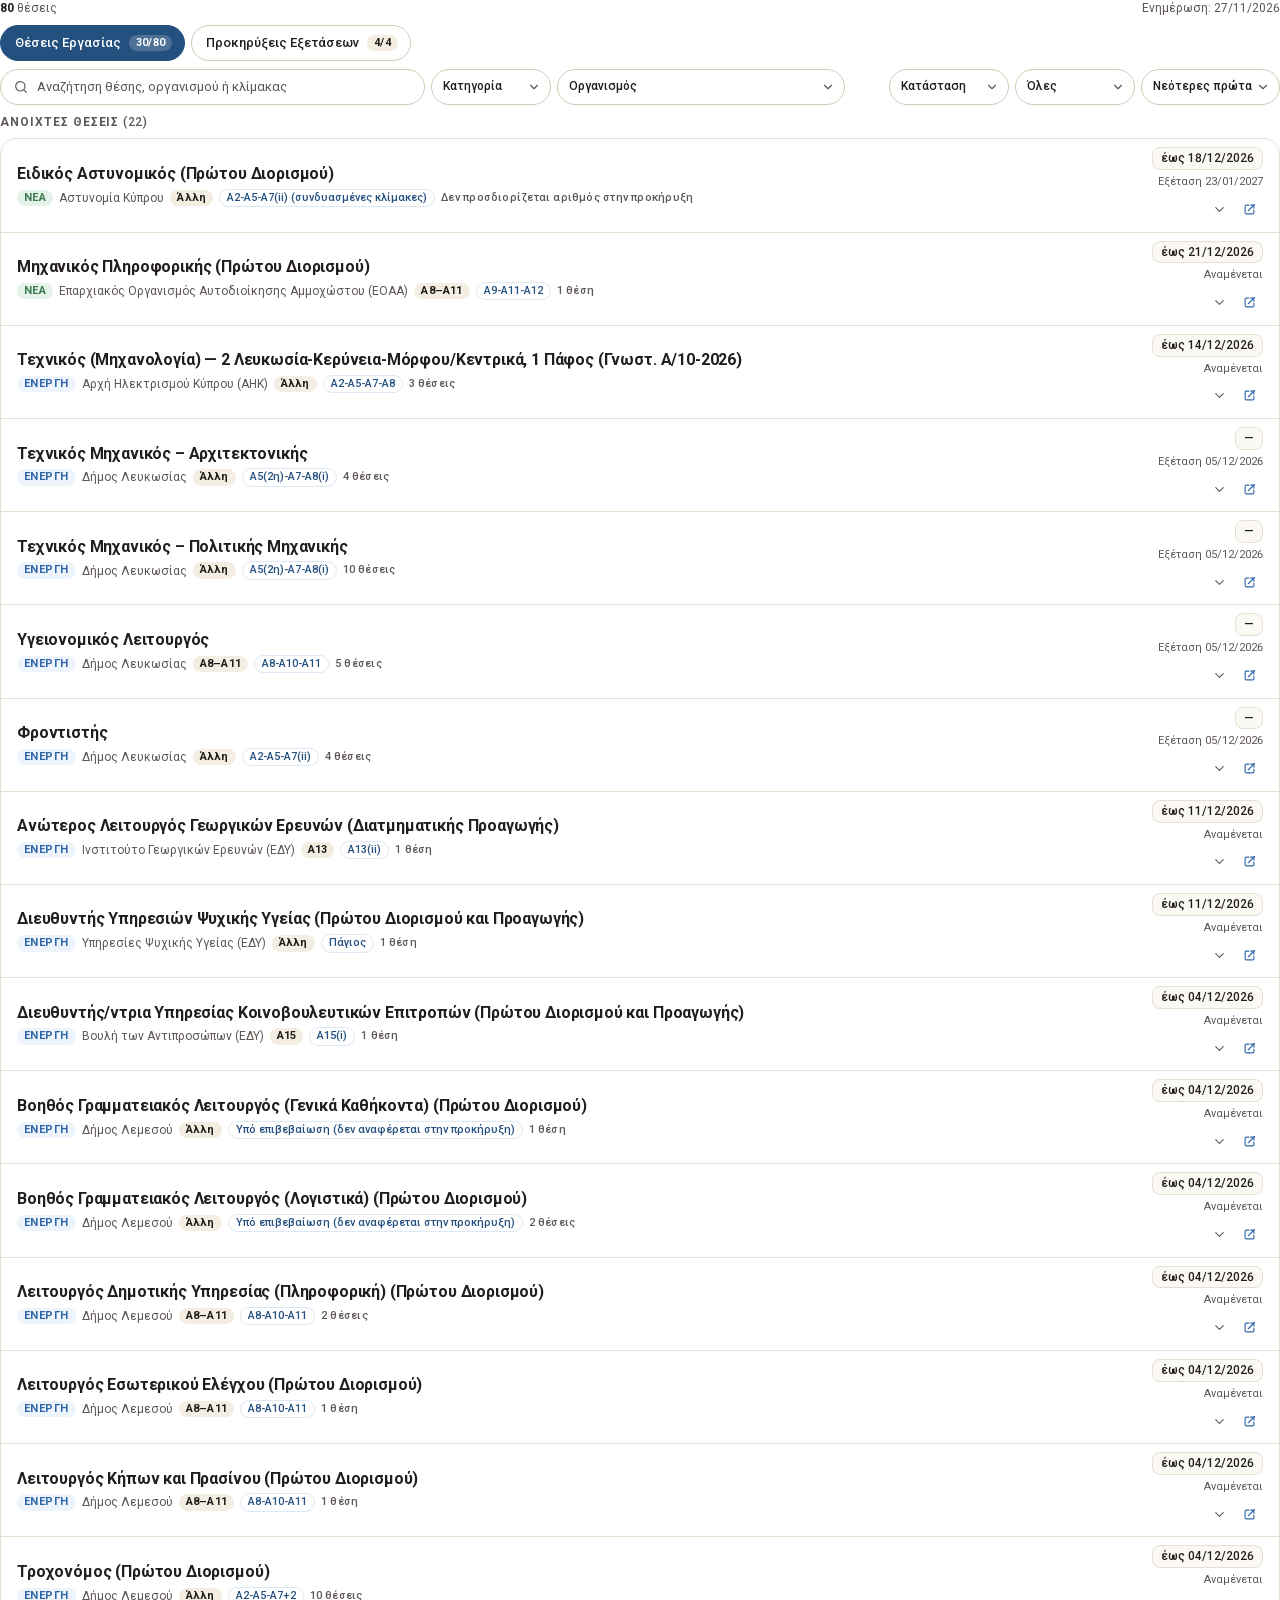
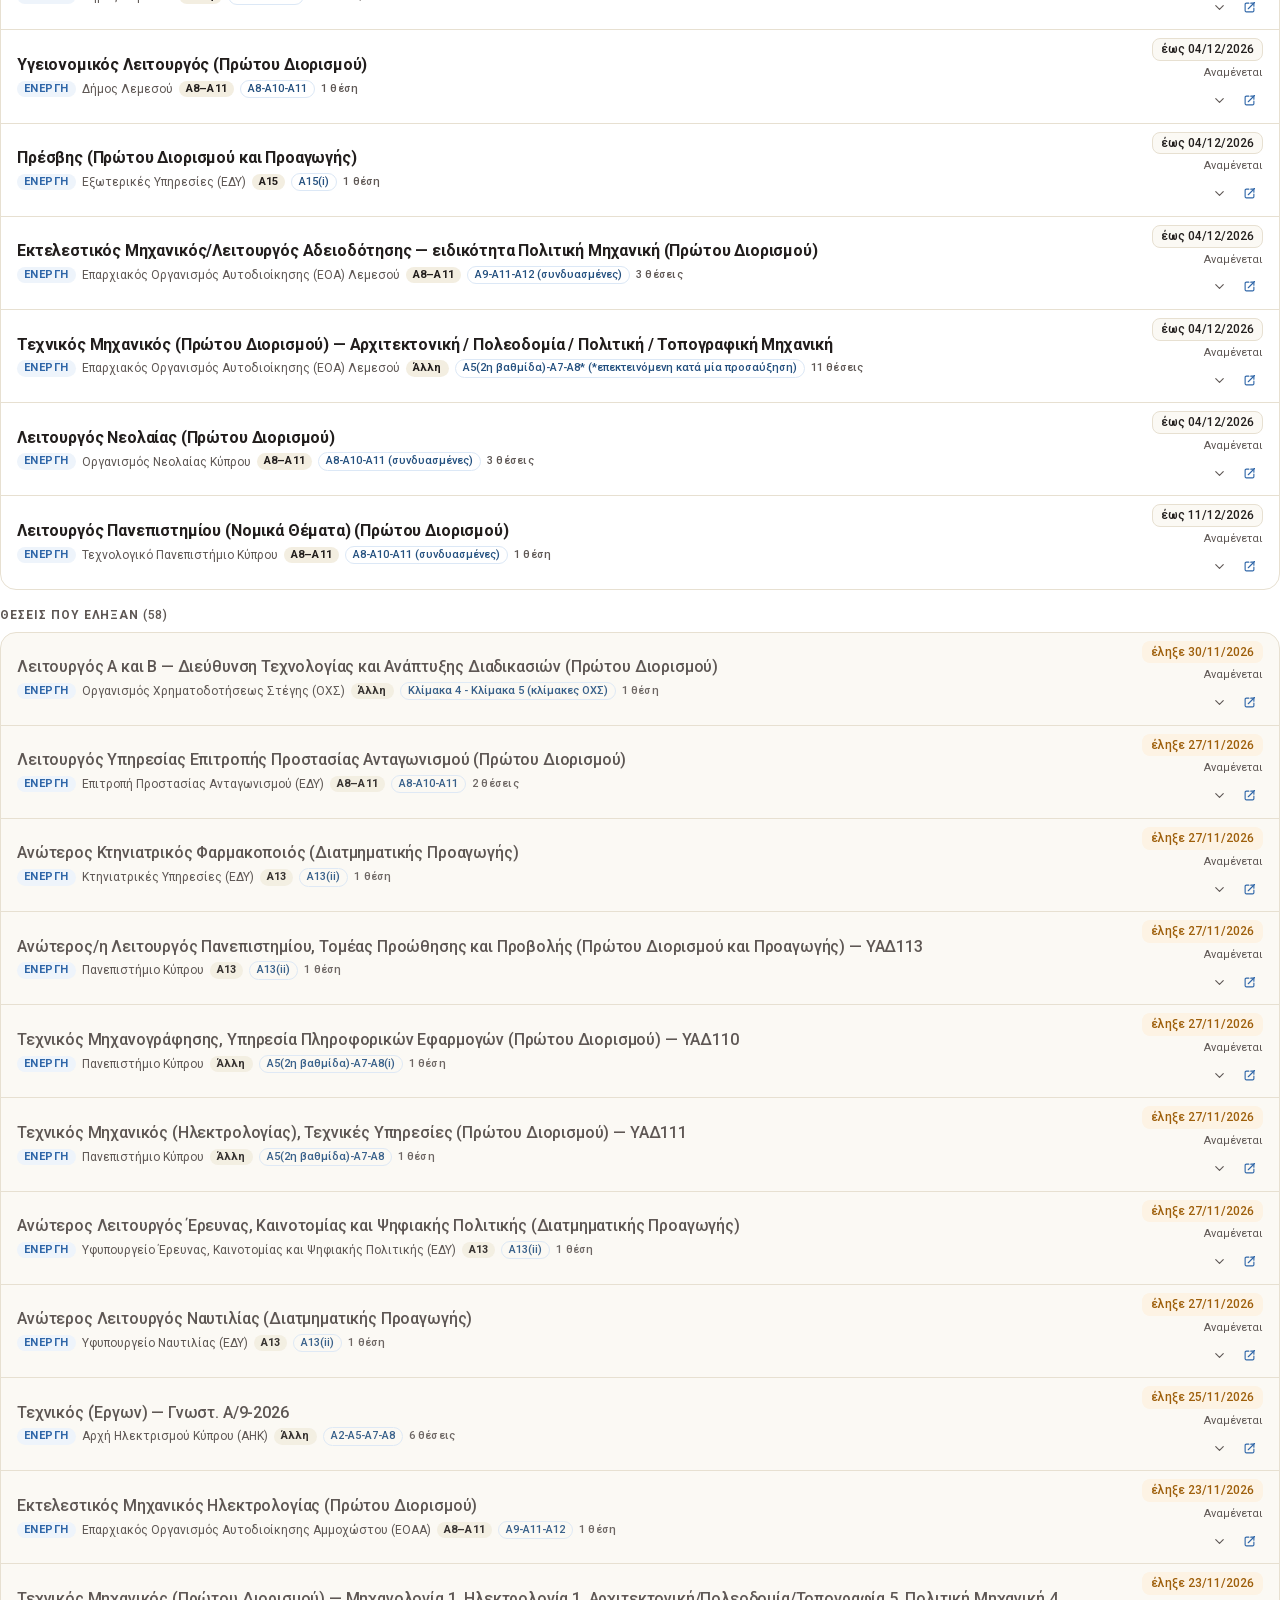
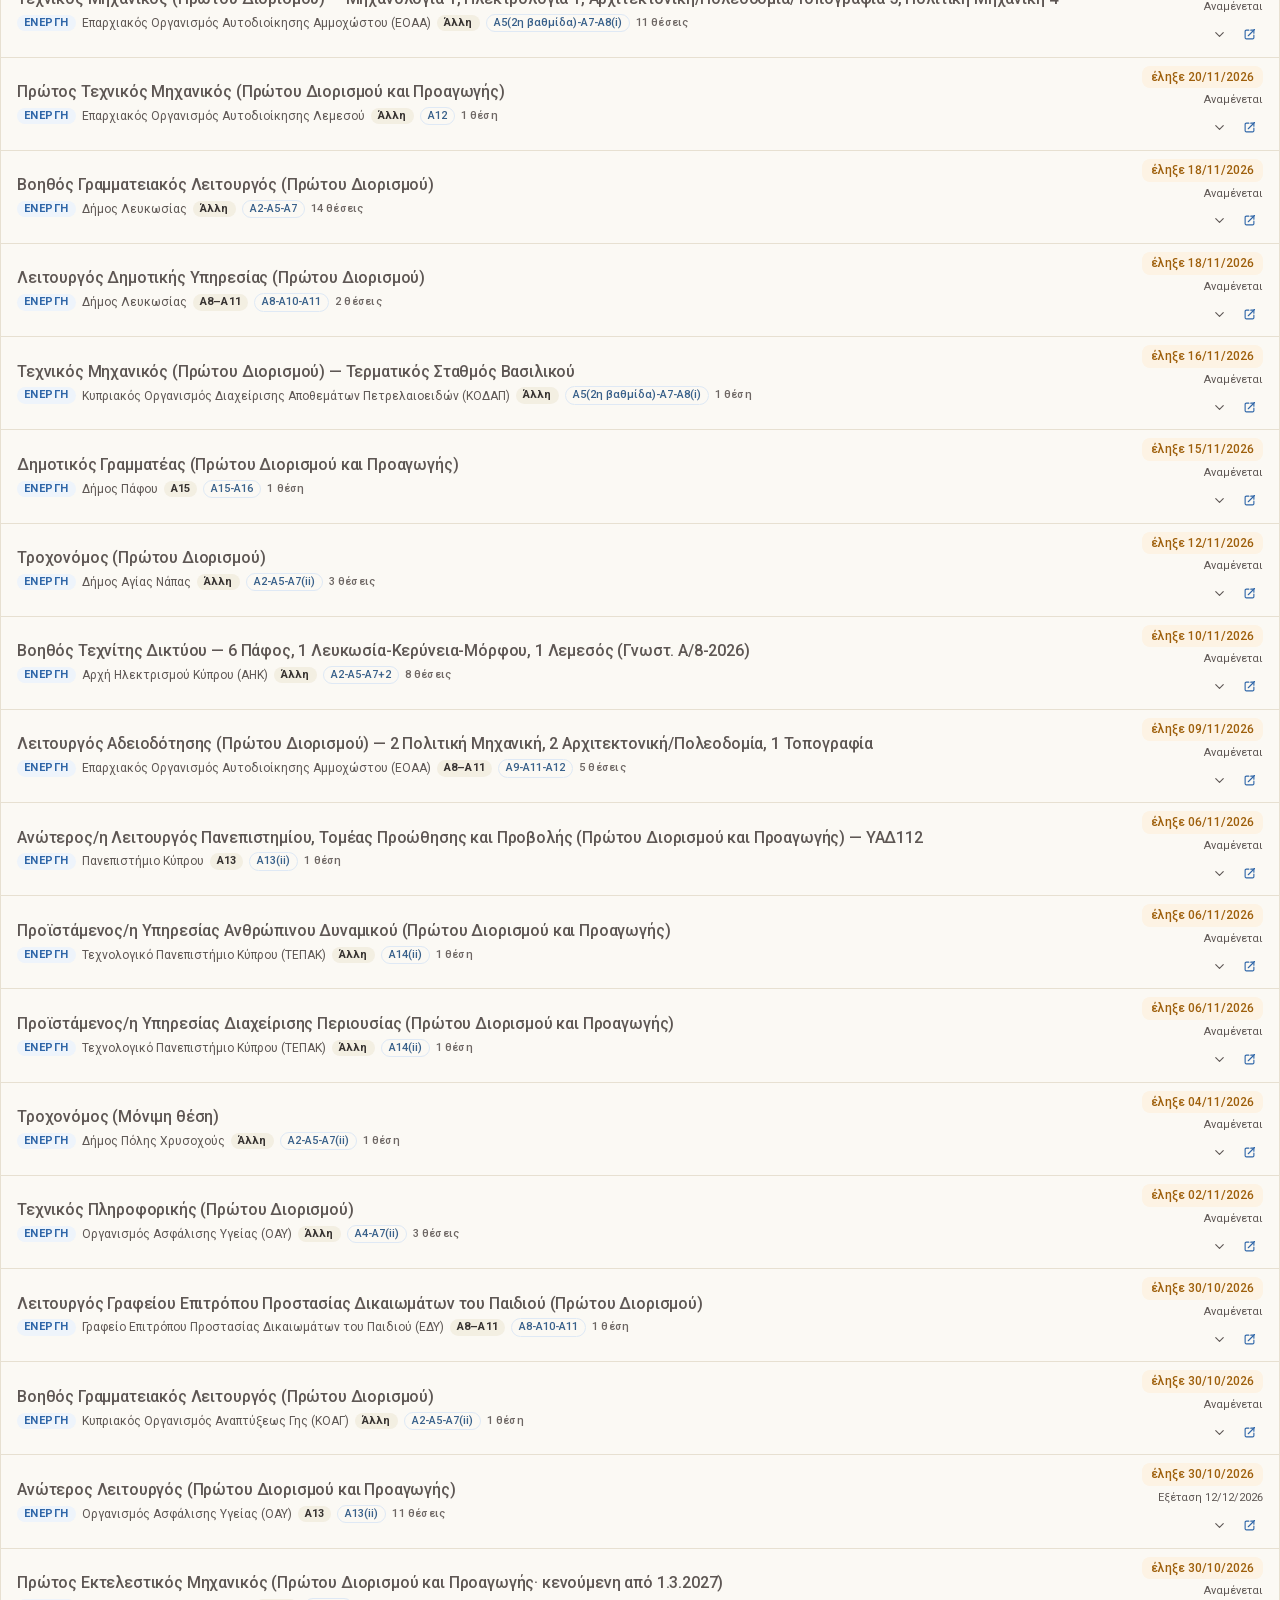
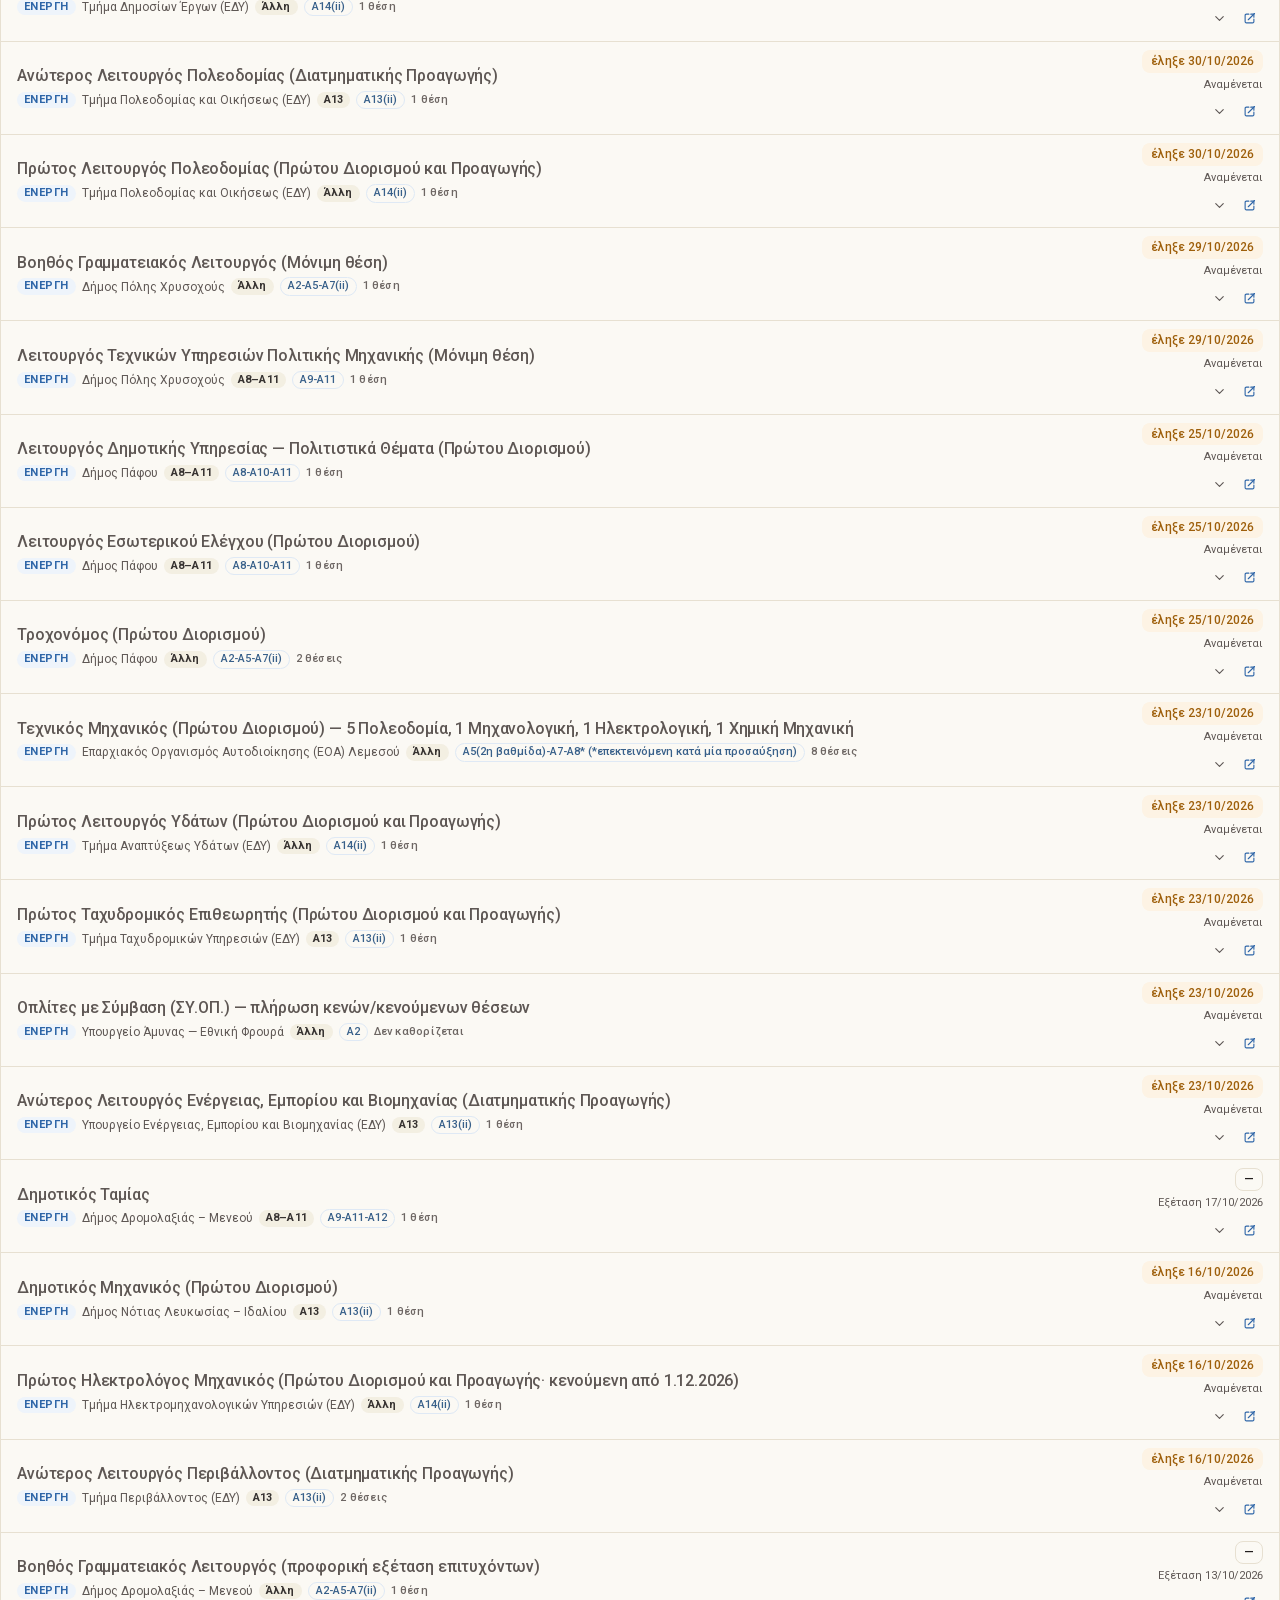
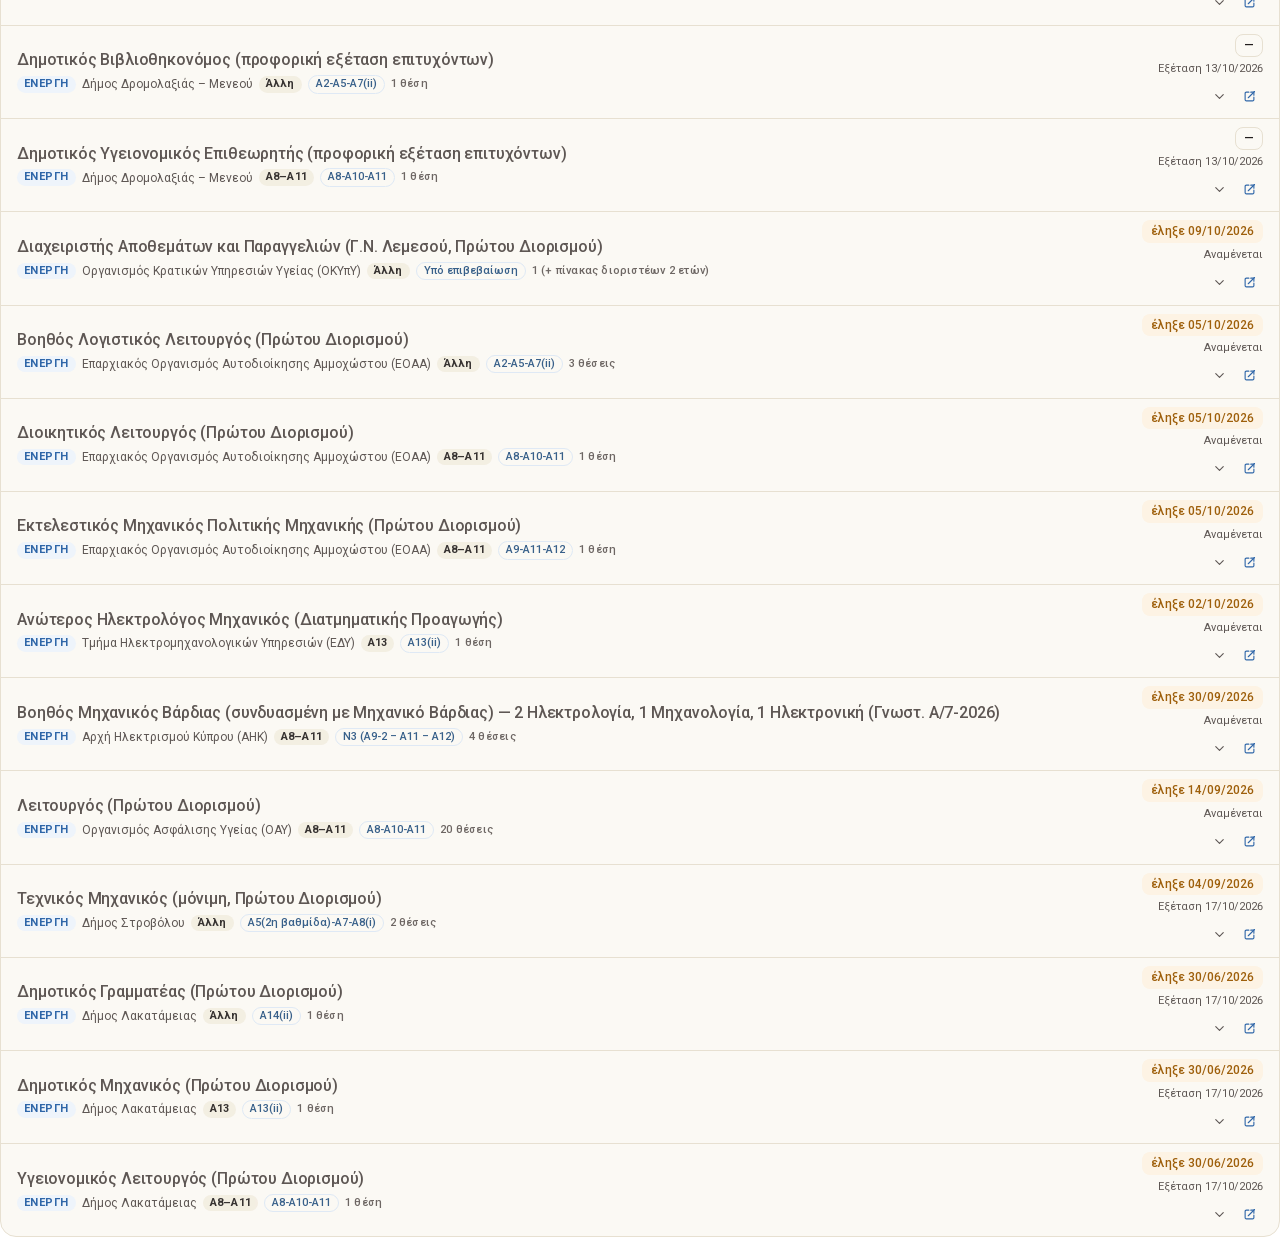
<file: index.html>
<!DOCTYPE html>
<html lang="el" class="sgr-th-iframe">
<head>
  <meta charset="utf-8">
  <meta name="viewport" content="width=device-width, initial-scale=1">
  <meta name="robots" content="noindex, nofollow">
  <title>Ανοιχτές θέσεις και εξετάσεις οργανισμών — 27/11/2026</title>
  <link rel="stylesheet" href="theseis.css">
</head>
<body class="sgr-th-iframe">
  <div id="theseis-app" class="sgr-th-root"></div>
  <script>window.SIGROW_THESEIS_DATA = {"version": 1, "generated_at": "2026-11-27T18:13:31+02:00", "generated_at_display": "27/11/2026", "timezone": "Asia/Nicosia", "source_run": "2026-11-27", "count": 80, "count_open": 30, "count_expired": 50, "posts": [{"id": "police-2026-eidikoi", "title": "Ειδικός Αστυνομικός (Πρώτου Διορισμού)", "organisation": "Αστυνομία Κύπρου", "scale": "Α2-Α5-Α7(ii) (συνδυασμένες κλίμακες)", "category": "Άλλη", "positions": "Δεν προσδιορίζεται αριθμός στην προκήρυξη", "deadline": "18/12/2026", "exam_status": "Exam Confirmed — 23/01/2027", "exam_date": "23/01/2027", "tag": "NEW", "gazette": "ΕΕ 5908 (27/11/2026), Αρ. 2045 — αιτήσεις 30/11/2026 09:00 έως 18/12/2026 14:00", "link": "https://www.mof.gov.cy/mof/gpo/gazette.nsf/6342EDB6472969BFC2258EBC0023D058/$file/5908%2027%2011%20%202026%20KYRIO%20MEROS%20TMIMA%20A.pdf#page=3", "published": "27/11/2026", "status": "open"}, {"id": "eoaa-2026-mpl", "title": "Μηχανικός Πληροφορικής (Πρώτου Διορισμού)", "organisation": "Επαρχιακός Οργανισμός Αυτοδιοίκησης Αμμοχώστου (ΕΟΑΑ)", "scale": "Α9-Α11-Α12", "category": "Α8–Α11", "positions": "1", "deadline": "21/12/2026", "exam_status": "Pending", "exam_date": "", "tag": "NEW", "gazette": "ΕΕ 5908 (27/11/2026) — αιτήσεις μόνο μέσω www.eoaa.org.cy έως 21/12/2026 12:00", "link": "https://www.mof.gov.cy/mof/gpo/gazette.nsf/6342EDB6472969BFC2258EBC0023D058/$file/5908%2027%2011%20%202026%20KYRIO%20MEROS%20TMIMA%20A.pdf", "published": "27/11/2026", "status": "open"}, {"id": "ahk-2026-a10-tm", "title": "Τεχνικός (Μηχανολογία) — 2 Λευκωσία-Κερύνεια-Μόρφου/Κεντρικά, 1 Πάφος (Γνωστ. Α/10-2026)", "organisation": "Αρχή Ηλεκτρισμού Κύπρου (ΑΗΚ)", "scale": "Α2-Α5-Α7-Α8", "category": "Άλλη", "positions": "3", "deadline": "14/12/2026", "exam_status": "Pending", "exam_date": "", "tag": "ACTIVE", "gazette": "ΑΗΚ — Γνωστοποίηση Κενών Θέσεων Α/10-2026 (eac.com.cy, Θέσεις Εργασίας, δημοσίευση 23/11/2026) — https://www.eac.com.cy/job-positions/texnikos-michanologia/", "link": "https://www.eac.com.cy/app/uploads/2026/11/%CE%93%CE%9A%CE%98-%CE%91-10.2026-%CE%A4%CE%95%CE%A7%CE%9D%CE%99%CE%9A%CE%9F%CE%A3%CE%9C%CE%97%CE%A7%CE%91%CE%9D%CE%9F%CE%9B%CE%9F%CE%93%CE%99%CE%91WEB-23.11.26.pdf", "published": "23/11/2026", "status": "open"}, {"id": "lefkosia-2026-tm-arch", "title": "Τεχνικός Μηχανικός – Αρχιτεκτονικής", "organisation": "Δήμος Λευκωσίας", "scale": "Α5(2η)-Α7-Α8(i)", "category": "Άλλη", "positions": "4", "deadline": "Υπό επιβεβαίωση", "exam_status": "Exam Confirmed — 05/12/2026", "exam_date": "05/12/2026", "tag": "ACTIVE", "gazette": "Προκήρυξη: ΕΕ 5853 (08/05/2026), Αρ. 888 · Ανακοίνωση εξέτασης: ΕΕ 5906 (20/11/2026), Αρ. 2031 και nicosia.org.cy (20/11/2026)", "link": "https://www.mof.gov.cy/mof/gpo/gazette.nsf/All/210B63457DFD2FD3C2258EB50021066C/$file/5906%2020%2011%20%202026%20%20KYRIO%20MEROS%20TMIMA%20A.pdf#page=38", "published": "20/11/2026", "status": "open"}, {"id": "lefkosia-2026-tm-polit", "title": "Τεχνικός Μηχανικός – Πολιτικής Μηχανικής", "organisation": "Δήμος Λευκωσίας", "scale": "Α5(2η)-Α7-Α8(i)", "category": "Άλλη", "positions": "10", "deadline": "Υπό επιβεβαίωση", "exam_status": "Exam Confirmed — 05/12/2026", "exam_date": "05/12/2026", "tag": "ACTIVE", "gazette": "Προκήρυξη: ΕΕ 5853 (08/05/2026), Αρ. 889 · Ανακοίνωση εξέτασης: ΕΕ 5906 (20/11/2026), Αρ. 2031 και nicosia.org.cy (20/11/2026)", "link": "https://www.mof.gov.cy/mof/gpo/gazette.nsf/All/210B63457DFD2FD3C2258EB50021066C/$file/5906%2020%2011%20%202026%20%20KYRIO%20MEROS%20TMIMA%20A.pdf#page=38", "published": "20/11/2026", "status": "open"}, {"id": "lefkosia-2026-ygeionom", "title": "Υγειονομικός Λειτουργός", "organisation": "Δήμος Λευκωσίας", "scale": "Α8-Α10-Α11", "category": "Α8–Α11", "positions": "5", "deadline": "Υπό επιβεβαίωση", "exam_status": "Exam Confirmed — 05/12/2026", "exam_date": "05/12/2026", "tag": "ACTIVE", "gazette": "Προκήρυξη: ΕΕ 5873 (26/06/2026), Αρ. 1190 · Ανακοίνωση εξέτασης: ΕΕ 5906 (20/11/2026), Αρ. 2031 και nicosia.org.cy (20/11/2026)", "link": "https://www.mof.gov.cy/mof/gpo/gazette.nsf/All/210B63457DFD2FD3C2258EB50021066C/$file/5906%2020%2011%20%202026%20%20KYRIO%20MEROS%20TMIMA%20A.pdf#page=38", "published": "20/11/2026", "status": "open"}, {"id": "lefkosia-2026-frontistis", "title": "Φροντιστής", "organisation": "Δήμος Λευκωσίας", "scale": "Α2-Α5-Α7(ii)", "category": "Άλλη", "positions": "4", "deadline": "Υπό επιβεβαίωση", "exam_status": "Exam Confirmed — 05/12/2026", "exam_date": "05/12/2026", "tag": "ACTIVE", "gazette": "Προκήρυξη: ΕΕ 5877 (17/07/2026), Αρ. 1350 · Ανακοίνωση εξέτασης: ΕΕ 5906 (20/11/2026), Αρ. 2031 και nicosia.org.cy (20/11/2026)", "link": "https://www.mof.gov.cy/mof/gpo/gazette.nsf/All/210B63457DFD2FD3C2258EB50021066C/$file/5906%2020%2011%20%202026%20%20KYRIO%20MEROS%20TMIMA%20A.pdf#page=38", "published": "20/11/2026", "status": "open"}, {"id": "psc-2026-al-ige", "title": "Ανώτερος Λειτουργός Γεωργικών Ερευνών (Διατμηματικής Προαγωγής)", "organisation": "Ινστιτούτο Γεωργικών Ερευνών (ΕΔΥ)", "scale": "Α13(ii)", "category": "Α13", "positions": "1", "deadline": "11/12/2026", "exam_status": "Pending", "exam_date": "", "tag": "ACTIVE", "gazette": "ΕΕ 5906 (20/11/2026), Αρ. 2015 · αιτήσεις: a13.psc.gov.cy ή www.psc.gov.cy", "link": "https://www.psc.gov.cy/psc/psc.nsf/All/5104F039F8AABC49C2258EB50023E691/$file/%CE%A3%2C%20%CE%91%CE%9D%CE%A9%CE%A4%CE%95%CE%A1%CE%9F%CE%A5%20%CE%9B%CE%95%CE%99%CE%A4%CE%9F%CE%A5%CE%A1%CE%93%CE%9F%CE%A5%20%CE%93%CE%95%CE%A9%CE%A1%CE%93%CE%99%CE%9A%CE%A9%CE%9D%20%CE%95%CE%A1%CE%95%CE%A5%CE%9D%CE%A9%CE%9D%2C%20%CE%99%CE%9D%CE%A3%CE%A4.%20%CE%93%CE%95%CE%A9%CE%A1.%20%CE%95%CE%A1%CE%95%CE%A5%CE%9D%CE%A9%CE%9D.pdf?OpenElement", "published": "20/11/2026", "status": "open"}, {"id": "psc-2026-dir-psy", "title": "Διευθυντής Υπηρεσιών Ψυχικής Υγείας (Πρώτου Διορισμού και Προαγωγής)", "organisation": "Υπηρεσίες Ψυχικής Υγείας (ΕΔΥ)", "scale": "Πάγιος", "category": "Άλλη", "positions": "1", "deadline": "11/12/2026", "exam_status": "Pending", "exam_date": "", "tag": "ACTIVE", "gazette": "ΕΕ 5906 (20/11/2026), Αρ. 2016 · αιτήσεις: www.psc.gov.cy ή www.gov.cy", "link": "https://www.psc.gov.cy/psc/psc.nsf/All/A9ECB0637FDE9C5AC2258EB500241D38/$file/%CE%94%CE%99%CE%95%CE%A5%CE%98%CE%A5%CE%9D%CE%A4%CE%97%CE%A3%20%20%CE%A5%CE%A0%CE%97%CE%A1%CE%95%CE%A3%CE%99%CE%A9%CE%9D%20%CE%A8%CE%A5%CE%A7%CE%99%CE%9A%CE%97%CE%A3%20%CE%A5%CE%93%CE%95%CE%99%CE%91%CE%A3.pdf?OpenElement", "published": "20/11/2026", "status": "open"}, {"id": "psc-2026-dir-koinov", "title": "Διευθυντής/ντρια Υπηρεσίας Κοινοβουλευτικών Επιτροπών (Πρώτου Διορισμού και Προαγωγής)", "organisation": "Βουλή των Αντιπροσώπων (ΕΔΥ)", "scale": "Α15(i)", "category": "Α15", "positions": "1", "deadline": "04/12/2026", "exam_status": "Pending", "exam_date": "", "tag": "ACTIVE", "gazette": "ΕΕ 5905 (13/11/2026), Αρ. 1974", "link": "https://www.psc.gov.cy/psc/psc.nsf/All/35E01451C5B57D2AC2258EAE00279509/$file/%CE%94%CE%99%CE%95%CE%A5%CE%98%CE%A5%CE%9D%CE%A4%CE%97%CE%A3%20%CE%A5%CE%A0%CE%97%CE%A1%CE%95%CE%A3%CE%99%CE%91%CE%A3%20%CE%9A%CE%9F%CE%99%CE%9D%CE%9F%CE%92%CE%9F%CE%A5%CE%9B%CE%95%CE%A5%CE%A4%CE%99%CE%9A%CE%A9%CE%9D%20%CE%95%CE%A0%CE%99%CE%A4%CE%A1%CE%9F%CE%A0%CE%A9%CE%9D%20%20new.pdf?OpenElement", "published": "13/11/2026", "status": "open"}, {"id": "lim-2026-bgl-genika", "title": "Βοηθός Γραμματειακός Λειτουργός (Γενικά Καθήκοντα) (Πρώτου Διορισμού)", "organisation": "Δήμος Λεμεσού", "scale": "Υπό επιβεβαίωση (δεν αναφέρεται στην προκήρυξη)", "category": "Άλλη", "positions": "1", "deadline": "04/12/2026", "exam_status": "Pending", "exam_date": "", "tag": "ACTIVE", "gazette": "ΕΕ 5905 (13/11/2026), Αρ. 1985 · αιτήσεις: hr@limassol.org.cy", "link": "https://www.mof.gov.cy/mof/gpo/gazette.nsf/All/0E3293CB65B51FCAC2258EAE0022924C/$file/5905%2013%2011%20%202026%20%20KYRIO%20MEROS%20TMIMA%20A.pdf#page=20", "published": "13/11/2026", "status": "open"}, {"id": "lim-2026-bgl-logist", "title": "Βοηθός Γραμματειακός Λειτουργός (Λογιστικά) (Πρώτου Διορισμού)", "organisation": "Δήμος Λεμεσού", "scale": "Υπό επιβεβαίωση (δεν αναφέρεται στην προκήρυξη)", "category": "Άλλη", "positions": "2", "deadline": "04/12/2026", "exam_status": "Pending", "exam_date": "", "tag": "ACTIVE", "gazette": "ΕΕ 5905 (13/11/2026), Αρ. 1985 · αιτήσεις: hr@limassol.org.cy", "link": "https://www.mof.gov.cy/mof/gpo/gazette.nsf/All/0E3293CB65B51FCAC2258EAE0022924C/$file/5905%2013%2011%20%202026%20%20KYRIO%20MEROS%20TMIMA%20A.pdf#page=20", "published": "13/11/2026", "status": "open"}, {"id": "lim-2026-pliroforiki", "title": "Λειτουργός Δημοτικής Υπηρεσίας (Πληροφορική) (Πρώτου Διορισμού)", "organisation": "Δήμος Λεμεσού", "scale": "Α8-Α10-Α11", "category": "Α8–Α11", "positions": "2", "deadline": "04/12/2026", "exam_status": "Pending", "exam_date": "", "tag": "ACTIVE", "gazette": "ΕΕ 5905 (13/11/2026), Αρ. 1985 · αιτήσεις: hr@limassol.org.cy", "link": "https://www.mof.gov.cy/mof/gpo/gazette.nsf/All/0E3293CB65B51FCAC2258EAE0022924C/$file/5905%2013%2011%20%202026%20%20KYRIO%20MEROS%20TMIMA%20A.pdf#page=20", "published": "13/11/2026", "status": "open"}, {"id": "lim-2026-esel", "title": "Λειτουργός Εσωτερικού Ελέγχου (Πρώτου Διορισμού)", "organisation": "Δήμος Λεμεσού", "scale": "Α8-Α10-Α11", "category": "Α8–Α11", "positions": "1", "deadline": "04/12/2026", "exam_status": "Pending", "exam_date": "", "tag": "ACTIVE", "gazette": "ΕΕ 5905 (13/11/2026), Αρ. 1985 · αιτήσεις: hr@limassol.org.cy", "link": "https://www.mof.gov.cy/mof/gpo/gazette.nsf/All/0E3293CB65B51FCAC2258EAE0022924C/$file/5905%2013%2011%20%202026%20%20KYRIO%20MEROS%20TMIMA%20A.pdf#page=20", "published": "13/11/2026", "status": "open"}, {"id": "lim-2026-kipoi", "title": "Λειτουργός Κήπων και Πρασίνου (Πρώτου Διορισμού)", "organisation": "Δήμος Λεμεσού", "scale": "Α8-Α10-Α11", "category": "Α8–Α11", "positions": "1", "deadline": "04/12/2026", "exam_status": "Pending", "exam_date": "", "tag": "ACTIVE", "gazette": "ΕΕ 5905 (13/11/2026), Αρ. 1985 · αιτήσεις: hr@limassol.org.cy", "link": "https://www.mof.gov.cy/mof/gpo/gazette.nsf/All/0E3293CB65B51FCAC2258EAE0022924C/$file/5905%2013%2011%20%202026%20%20KYRIO%20MEROS%20TMIMA%20A.pdf#page=20", "published": "13/11/2026", "status": "open"}, {"id": "lim-2026-trochon", "title": "Τροχονόμος (Πρώτου Διορισμού)", "organisation": "Δήμος Λεμεσού", "scale": "Α2-Α5-Α7+2", "category": "Άλλη", "positions": "10", "deadline": "04/12/2026", "exam_status": "Pending", "exam_date": "", "tag": "ACTIVE", "gazette": "ΕΕ 5905 (13/11/2026), Αρ. 1985 · αιτήσεις: hr@limassol.org.cy", "link": "https://www.mof.gov.cy/mof/gpo/gazette.nsf/All/0E3293CB65B51FCAC2258EAE0022924C/$file/5905%2013%2011%20%202026%20%20KYRIO%20MEROS%20TMIMA%20A.pdf#page=20", "published": "13/11/2026", "status": "open"}, {"id": "lim-2026-ygeion", "title": "Υγειονομικός Λειτουργός (Πρώτου Διορισμού)", "organisation": "Δήμος Λεμεσού", "scale": "Α8-Α10-Α11", "category": "Α8–Α11", "positions": "1", "deadline": "04/12/2026", "exam_status": "Pending", "exam_date": "", "tag": "ACTIVE", "gazette": "ΕΕ 5905 (13/11/2026), Αρ. 1985 · αιτήσεις: hr@limassol.org.cy", "link": "https://www.mof.gov.cy/mof/gpo/gazette.nsf/All/0E3293CB65B51FCAC2258EAE0022924C/$file/5905%2013%2011%20%202026%20%20KYRIO%20MEROS%20TMIMA%20A.pdf#page=20", "published": "13/11/2026", "status": "open"}, {"id": "psc-2026-presvis", "title": "Πρέσβης (Πρώτου Διορισμού και Προαγωγής)", "organisation": "Εξωτερικές Υπηρεσίες (ΕΔΥ)", "scale": "Α15(i)", "category": "Α15", "positions": "1", "deadline": "04/12/2026", "exam_status": "Pending", "exam_date": "", "tag": "ACTIVE", "gazette": "ΕΕ 5905 (13/11/2026), Αρ. 1975", "link": "https://www.psc.gov.cy/psc/psc.nsf/All/C7B30B475660E962C2258EAE0027ED39/$file/%CE%A0%CE%A1%CE%95%CE%A3%CE%92%CE%97%CE%A3%20%CE%95%CE%9E%CE%A9%CE%A4%CE%95%CE%A1%CE%99%CE%9A%CE%95%CE%A3%20%CE%A5%CE%A0%CE%97%CE%A1%CE%95%CE%A3%CE%99%CE%95%CE%A3.26.pdf?OpenElement", "published": "13/11/2026", "status": "open"}, {"id": "eoalem-2026-em-adeiod", "title": "Εκτελεστικός Μηχανικός/Λειτουργός Αδειοδότησης — ειδικότητα Πολιτική Μηχανική (Πρώτου Διορισμού)", "organisation": "Επαρχιακός Οργανισμός Αυτοδιοίκησης (ΕΟΑ) Λεμεσού", "scale": "Α9-Α11-Α12 (συνδυασμένες)", "category": "Α8–Α11", "positions": "3", "deadline": "04/12/2026", "exam_status": "Pending", "exam_date": "", "tag": "ACTIVE", "gazette": "ΕΕ 5905 (13/11/2026), Αρ. 1979 · αιτήσεις: eoalemesos.org.cy", "link": "https://www.mof.gov.cy/mof/gpo/gazette.nsf/All/0E3293CB65B51FCAC2258EAE0022924C/$file/5905%2013%2011%20%202026%20%20KYRIO%20MEROS%20TMIMA%20A.pdf#page=12", "published": "13/11/2026", "status": "open"}, {"id": "eoalem-2026-tm11", "title": "Τεχνικός Μηχανικός (Πρώτου Διορισμού) — Αρχιτεκτονική / Πολεοδομία / Πολιτική / Τοπογραφική Μηχανική", "organisation": "Επαρχιακός Οργανισμός Αυτοδιοίκησης (ΕΟΑ) Λεμεσού", "scale": "Α5(2η βαθμίδα)-Α7-Α8* (*επεκτεινόμενη κατά μία προσαύξηση)", "category": "Άλλη", "positions": "11", "deadline": "04/12/2026", "exam_status": "Pending", "exam_date": "", "tag": "ACTIVE", "gazette": "ΕΕ 5905 (13/11/2026), Αρ. 1980 · αιτήσεις: eoalemesos.org.cy", "link": "https://www.mof.gov.cy/mof/gpo/gazette.nsf/All/0E3293CB65B51FCAC2258EAE0022924C/$file/5905%2013%2011%20%202026%20%20KYRIO%20MEROS%20TMIMA%20A.pdf#page=14", "published": "13/11/2026", "status": "open"}, {"id": "onek-2026-leit-neol", "title": "Λειτουργός Νεολαίας (Πρώτου Διορισμού)", "organisation": "Οργανισμός Νεολαίας Κύπρου", "scale": "Α8-Α10-Α11 (συνδυασμένες)", "category": "Α8–Α11", "positions": "3", "deadline": "04/12/2026", "exam_status": "Pending", "exam_date": "", "tag": "ACTIVE", "gazette": "ΕΕ 5905 (13/11/2026), Αρ. 1981 · αιτήσεις: onek.org.cy", "link": "https://www.mof.gov.cy/mof/gpo/gazette.nsf/All/0E3293CB65B51FCAC2258EAE0022924C/$file/5905%2013%2011%20%202026%20%20KYRIO%20MEROS%20TMIMA%20A.pdf#page=16", "published": "13/11/2026", "status": "open"}, {"id": "cut-2026-leit-nomika", "title": "Λειτουργός Πανεπιστημίου (Νομικά Θέματα) (Πρώτου Διορισμού)", "organisation": "Τεχνολογικό Πανεπιστήμιο Κύπρου", "scale": "Α8-Α10-Α11 (συνδυασμένες)", "category": "Α8–Α11", "positions": "1", "deadline": "11/12/2026", "exam_status": "Pending", "exam_date": "", "tag": "ACTIVE", "gazette": "ΕΕ 5905 (13/11/2026), Αρ. 1982 · αιτήσεις: jobs.cut.ac.cy", "link": "https://www.mof.gov.cy/mof/gpo/gazette.nsf/All/0E3293CB65B51FCAC2258EAE0022924C/$file/5905%2013%2011%20%202026%20%20KYRIO%20MEROS%20TMIMA%20A.pdf#page=18", "published": "13/11/2026", "status": "open"}, {"id": "psc-2026-epa-leit", "title": "Λειτουργός Υπηρεσίας Επιτροπής Προστασίας Ανταγωνισμού (Πρώτου Διορισμού)", "organisation": "Επιτροπή Προστασίας Ανταγωνισμού (ΕΔΥ)", "scale": "Α8-Α10-Α11", "category": "Α8–Α11", "positions": "2", "deadline": "27/11/2026", "exam_status": "Pending", "exam_date": "", "tag": "ACTIVE", "gazette": "ΕΕ 5900 (06/11/2026), Αρ. 1935", "link": "https://www.psc.gov.cy/psc/psc.nsf/All/4093A94F54C6F667C2258EA70027662B/$file/%CE%9B%CE%95%CE%99%CE%A4%CE%9F%CE%A5%CE%A1%CE%93%CE%9F%CE%A3%20%CE%A5%CE%A0.%20%CE%95%CE%A0%CE%99%CE%A4%CE%A1%CE%9F%CE%A0%CE%97%CE%A3%20%CE%A0%CE%A1%CE%9F%CE%A3%CE%A4%CE%91%CE%A3%CE%99%CE%91%CE%A3%20%CE%91%CE%9D%CE%A4%CE%91%CE%93%CE%A9%CE%9D%CE%99%CE%A3%CE%9C%CE%9F%CE%A5%2C%20%CE%95%CE%A0%CE%91.pdf?OpenElement", "published": "06/11/2026", "status": "open"}, {"id": "psc-2026-al-ktinfarm", "title": "Ανώτερος Κτηνιατρικός Φαρμακοποιός (Διατμηματικής Προαγωγής)", "organisation": "Κτηνιατρικές Υπηρεσίες (ΕΔΥ)", "scale": "Α13(ii)", "category": "Α13", "positions": "1", "deadline": "27/11/2026", "exam_status": "Pending", "exam_date": "", "tag": "ACTIVE", "gazette": "ΕΕ 5900 (06/11/2026), Αρ. 1938", "link": "https://www.psc.gov.cy/psc/psc.nsf/All/EC493788EEDAB0EEC2258EA70028CC30/$file/%CE%91%CE%9D%CE%A9%CE%A4%CE%95%CE%A1%CE%9F%CE%A3%20%CE%9A%CE%A4%CE%97%CE%9D%CE%99%CE%91%CE%A4%CE%A1%CE%99%CE%9A%CE%9F%CE%A3%20%CE%A6%CE%91%CE%A1%CE%9C%CE%91%CE%9A%CE%9F%CE%A0%CE%9F%CE%99%CE%9F%CE%A3%2C%20%CE%9A%CE%A4%CE%97N%CE%99%CE%91%CE%A4%CE%A1%CE%99%CE%9A%CE%95%CE%A3%20%CE%A5%CE%A0%CE%97%CE%A1%CE%95%CE%A3%CE%99%CE%95%CE%A3.pdf?OpenElement", "published": "06/11/2026", "status": "open"}, {"id": "ucy-2026-al-tpp-yad113", "title": "Ανώτερος/η Λειτουργός Πανεπιστημίου, Τομέας Προώθησης και Προβολής (Πρώτου Διορισμού και Προαγωγής) — ΥΑΔ113", "organisation": "Πανεπιστήμιο Κύπρου", "scale": "Α13(ii)", "category": "Α13", "positions": "1", "deadline": "27/11/2026", "exam_status": "Pending", "exam_date": "", "tag": "ACTIVE", "gazette": "ΕΕ 5900 (06/11/2026), Αρ. 1942 — ucy.ac.cy/administrative-staff ΥΑΔ113", "link": "https://www.ucy.ac.cy/administrative-staff/", "published": "06/11/2026", "status": "open"}, {"id": "ucy-2026-tm-mich", "title": "Τεχνικός Μηχανογράφησης, Υπηρεσία Πληροφορικών Εφαρμογών (Πρώτου Διορισμού) — ΥΑΔ110", "organisation": "Πανεπιστήμιο Κύπρου", "scale": "Α5(2η βαθμίδα)-Α7-Α8(i)", "category": "Άλλη", "positions": "1", "deadline": "27/11/2026", "exam_status": "Pending", "exam_date": "", "tag": "ACTIVE", "gazette": "ΕΕ 5900 (06/11/2026), Αρ. 1942 — ucy.ac.cy/administrative-staff ΥΑΔ110", "link": "https://www.ucy.ac.cy/administrative-staff/", "published": "06/11/2026", "status": "open"}, {"id": "psc-2026-al-erevna", "title": "Ανώτερος Λειτουργός Έρευνας, Καινοτομίας και Ψηφιακής Πολιτικής (Διατμηματικής Προαγωγής)", "organisation": "Υφυπουργείο Έρευνας, Καινοτομίας και Ψηφιακής Πολιτικής (ΕΔΥ)", "scale": "Α13(ii)", "category": "Α13", "positions": "1", "deadline": "27/11/2026", "exam_status": "Pending", "exam_date": "", "tag": "ACTIVE", "gazette": "ΕΕ 5900 (06/11/2026), Αρ. 1936", "link": "https://www.psc.gov.cy/psc/psc.nsf/All/CFA04B0D7E0E114CC2258EA700285B91/$file/%CE%91%CE%9D%CE%A9%CE%A4%CE%95%CE%A1%CE%9F%CE%A5%20%CE%9B%CE%95%CE%99%CE%A4%CE%9F%CE%A5%CE%A1%CE%93%CE%9F%CE%A5%20%CE%88%CE%A1%CE%95%CE%A5%CE%9D%CE%91%CE%A3%2C%20%CE%9A%CE%91%CE%99%CE%9D%CE%9F%CE%A4%CE%9F%CE%9C%CE%99%CE%91%CE%A3%20%CE%9A%CE%91%CE%99%20%CE%A8%CE%97%CE%A6%CE%99%CE%91%CE%9A%CE%97%CE%A3%20%CE%A0%CE%9F%CE%9B%CE%99%CE%A4%CE%99%CE%9A%CE%97%CE%A3.pdf?OpenElement", "published": "06/11/2026", "status": "open"}, {"id": "psc-2026-al-nautilia", "title": "Ανώτερος Λειτουργός Ναυτιλίας (Διατμηματικής Προαγωγής)", "organisation": "Υφυπουργείο Ναυτιλίας (ΕΔΥ)", "scale": "Α13(ii)", "category": "Α13", "positions": "1", "deadline": "27/11/2026", "exam_status": "Pending", "exam_date": "", "tag": "ACTIVE", "gazette": "ΕΕ 5900 (06/11/2026), Αρ. 1937", "link": "https://www.psc.gov.cy/psc/psc.nsf/All/AD6802F4246456ADC2258EA700289FCF/$file/%CE%91%CE%9D%CE%A9%CE%A4%CE%95%CE%A1%CE%9F%CE%A3%20%CE%9B%CE%95%CE%99%CE%A4%CE%9F%CE%A5%CE%A1%CE%93%CE%9F%CE%A3%20%CE%9D%CE%91%CE%A5%CE%A4%CE%99%CE%9B%CE%99%CE%91%CE%A3%2C%20%CE%A5%CE%A6%CE%A5%CE%A0%CE%9F%CE%A5%CE%A1%CE%93%CE%95%CE%99%CE%9F%20%CE%9D%CE%91%CE%A5%CE%A4%CE%99%CE%9B%CE%99%CE%91%CE%A3.pdf?OpenElement", "published": "06/11/2026", "status": "open"}, {"id": "ohs-2026-leit-ab-tech", "title": "Λειτουργός Α και Β — Διεύθυνση Τεχνολογίας και Ανάπτυξης Διαδικασιών (Πρώτου Διορισμού)", "organisation": "Οργανισμός Χρηματοδοτήσεως Στέγης (ΟΧΣ)", "scale": "Κλίμακα 4 - Κλίμακα 5 (κλίμακες ΟΧΣ)", "category": "Άλλη", "positions": "1", "deadline": "30/11/2026", "exam_status": "Pending", "exam_date": "", "tag": "ACTIVE", "gazette": "ΕΕ 5899 (30/10/2026), Αρ. 1893 — αιτήσεις ηλεκτρονικά μέσω www.hfc.com.cy", "link": "https://www.mof.gov.cy/mof/gpo/gazette.nsf/D83E22E3E4C63BBAC2258EA000223A5E/$file/5899%2030%2010%202026%20KYRIO%20MEROS%20TMIMA%20A.pdf#page=9", "published": "30/10/2026", "status": "open"}, {"id": "ucy-2026-tm-ilektr", "title": "Τεχνικός Μηχανικός (Ηλεκτρολογίας), Τεχνικές Υπηρεσίες (Πρώτου Διορισμού) — ΥΑΔ111", "organisation": "Πανεπιστήμιο Κύπρου", "scale": "Α5(2η βαθμίδα)-Α7-Α8", "category": "Άλλη", "positions": "1", "deadline": "27/11/2026", "exam_status": "Pending", "exam_date": "", "tag": "ACTIVE", "gazette": "ΕΕ 5896 (16/10/2026), Αρ. 1806 / ΥΑΔ111 · Παράταση προθεσμίας: ΕΕ 5900 (06/11/2026), Αρ. 1942", "link": "https://www.ucy.ac.cy/hr/wp-content/uploads/sites/253/2026/10/%CE%A5%CE%91%CE%94111-%CE%98%CE%AD%CF%83%CE%B7-%CE%A4%CE%B5%CF%87%CE%BD.-%CE%9C%CE%B7%CF%87.-%CE%A4.%CE%A5.-%CE%A5%CE%91%CE%94111-2026-15102026.pdf", "published": "16/10/2026", "status": "open"}, {"id": "ahk-2026-a9-te", "title": "Τεχνικός (Έργων) — Γνωστ. Α/9-2026", "organisation": "Αρχή Ηλεκτρισμού Κύπρου (ΑΗΚ)", "scale": "Α2-Α5-Α7-Α8", "category": "Άλλη", "positions": "6", "deadline": "25/11/2026", "exam_status": "Pending", "exam_date": "", "tag": "ACTIVE", "gazette": "ΕΕ 5900 (06/11/2026), Αρ. 1943 — eac.com.cy JobOpeningViewer pid=74", "link": "https://www.eac.com.cy/Lists/JobOpportunities/Attachments/74/%CE%93%CE%9A%CE%98%20%CE%91-9-2026-%CE%A4%CE%95%CE%A7%CE%9D%CE%99%CE%9A%CE%9F%CE%A3%28%CE%95%CE%A1%CE%93%CE%A9%CE%9D%29%20web4.11.26.pdf", "published": "06/11/2026", "status": "expired"}, {"id": "eoaa-2026-em-ilektr", "title": "Εκτελεστικός Μηχανικός Ηλεκτρολογίας (Πρώτου Διορισμού)", "organisation": "Επαρχιακός Οργανισμός Αυτοδιοίκησης Αμμοχώστου (ΕΟΑΑ)", "scale": "Α9-Α11-Α12", "category": "Α8–Α11", "positions": "1", "deadline": "23/11/2026", "exam_status": "Pending", "exam_date": "", "tag": "ACTIVE", "gazette": "ΕΕ 5899 (30/10/2026), Αρ. 1895 — επαναπροκήρυξη μετά την ανάκληση της θέσης Πολιτικής Μηχανικής (Αρ. 1900)· αιτήσεις μέσω www.eoaa.org.cy έως 12:00", "link": "https://www.mof.gov.cy/mof/gpo/gazette.nsf/D83E22E3E4C63BBAC2258EA000223A5E/$file/5899%2030%2010%202026%20KYRIO%20MEROS%20TMIMA%20A.pdf#page=14", "published": "30/10/2026", "status": "expired"}, {"id": "eoaa-2026-tm", "title": "Τεχνικός Μηχανικός (Πρώτου Διορισμού) — Μηχανολογία 1, Ηλεκτρολογία 1, Αρχιτεκτονική/Πολεοδομία/Τοπογραφία 5, Πολιτική Μηχανική 4", "organisation": "Επαρχιακός Οργανισμός Αυτοδιοίκησης Αμμοχώστου (ΕΟΑΑ)", "scale": "Α5(2η βαθμίδα)-Α7-Α8(i)", "category": "Άλλη", "positions": "11", "deadline": "23/11/2026", "exam_status": "Pending", "exam_date": "", "tag": "ACTIVE", "gazette": "ΕΕ 5899 (30/10/2026), Αρ. 1896 — αιτήσεις μέσω www.eoaa.org.cy έως 12:00", "link": "https://www.mof.gov.cy/mof/gpo/gazette.nsf/D83E22E3E4C63BBAC2258EA000223A5E/$file/5899%2030%2010%202026%20KYRIO%20MEROS%20TMIMA%20A.pdf#page=16", "published": "30/10/2026", "status": "expired"}, {"id": "eoalem-2026-ptm", "title": "Πρώτος Τεχνικός Μηχανικός (Πρώτου Διορισμού και Προαγωγής)", "organisation": "Επαρχιακός Οργανισμός Αυτοδιοίκησης Λεμεσού", "scale": "Α12", "category": "Άλλη", "positions": "1", "deadline": "20/11/2026", "exam_status": "Pending", "exam_date": "", "tag": "ACTIVE", "gazette": "ΕΕ 5900 (06/11/2026), Αρ. 1947", "link": "https://www.mof.gov.cy/mof/gpo/gazette.nsf/All/7ADE899170331AE7C2258EA70021EB87/$file/5900%206%2011%20%202026%20%20KYRIO%20MEROS%20TMIMA%20A.pdf#page=25", "published": "06/11/2026", "status": "expired"}, {"id": "lefkosia-2026-bgl", "title": "Βοηθός Γραμματειακός Λειτουργός (Πρώτου Διορισμού)", "organisation": "Δήμος Λευκωσίας", "scale": "Α2-Α5-Α7", "category": "Άλλη", "positions": "14", "deadline": "18/11/2026", "exam_status": "Pending", "exam_date": "", "tag": "ACTIVE", "gazette": "ΕΕ 5899 (30/10/2026), Αρ. 1898 — αιτήσεις έως 14:00", "link": "https://www.mof.gov.cy/mof/gpo/gazette.nsf/D83E22E3E4C63BBAC2258EA000223A5E/$file/5899%2030%2010%202026%20KYRIO%20MEROS%20TMIMA%20A.pdf#page=23", "published": "30/10/2026", "status": "expired"}, {"id": "lefkosia-2026-ldy", "title": "Λειτουργός Δημοτικής Υπηρεσίας (Πρώτου Διορισμού)", "organisation": "Δήμος Λευκωσίας", "scale": "Α8-Α10-Α11", "category": "Α8–Α11", "positions": "2", "deadline": "18/11/2026", "exam_status": "Pending", "exam_date": "", "tag": "ACTIVE", "gazette": "ΕΕ 5899 (30/10/2026), Αρ. 1897 — αιτήσεις έως 14:00", "link": "https://www.mof.gov.cy/mof/gpo/gazette.nsf/D83E22E3E4C63BBAC2258EA000223A5E/$file/5899%2030%2010%202026%20KYRIO%20MEROS%20TMIMA%20A.pdf#page=19", "published": "30/10/2026", "status": "expired"}, {"id": "kodap-2026-tm", "title": "Τεχνικός Μηχανικός (Πρώτου Διορισμού) — Τερματικός Σταθμός Βασιλικού", "organisation": "Κυπριακός Οργανισμός Διαχείρισης Αποθεμάτων Πετρελαιοειδών (ΚΟΔΑΠ)", "scale": "Α5(2η βαθμίδα)-Α7-Α8(i)", "category": "Άλλη", "positions": "1", "deadline": "16/11/2026", "exam_status": "Pending", "exam_date": "", "tag": "ACTIVE", "gazette": "ΕΕ 5898 (23/10/2026), Αρ. 1853 · Παράταση προθεσμίας: ΕΕ 5900 (06/11/2026), Αρ. 1949", "link": "https://www.mof.gov.cy/mof/gpo/gazette.nsf/154FFF5F8192142AC2258E9900243D10/$file/5898%2023%2010%202026%20KYRIO%20MEROS%20TMIMA%20A.pdf#page=25", "published": "23/10/2026", "status": "expired"}, {"id": "pafos-2026-dim-grammateas", "title": "Δημοτικός Γραμματέας (Πρώτου Διορισμού και Προαγωγής)", "organisation": "Δήμος Πάφου", "scale": "Α15-Α16", "category": "Α15", "positions": "1", "deadline": "15/11/2026", "exam_status": "Pending", "exam_date": "", "tag": "ACTIVE", "gazette": "ΕΕ 5899 (30/10/2026), Αρ. 1899 — αιτήσεις ηλεκτρονικά μέσω pafos.org.cy έως 23:59", "link": "https://www.mof.gov.cy/mof/gpo/gazette.nsf/D83E22E3E4C63BBAC2258EA000223A5E/$file/5899%2030%2010%202026%20KYRIO%20MEROS%20TMIMA%20A.pdf#page=26", "published": "30/10/2026", "status": "expired"}, {"id": "agianapa-2026-troxonomos", "title": "Τροχονόμος (Πρώτου Διορισμού)", "organisation": "Δήμος Αγίας Νάπας", "scale": "Α2-Α5-Α7(ii)", "category": "Άλλη", "positions": "3", "deadline": "12/11/2026", "exam_status": "Pending", "exam_date": "", "tag": "ACTIVE", "gazette": "ΕΕ 5898 (23/10/2026), Αρ. 1856 — αιτήσεις σε κλειστό φάκελο στον Δήμο Αγίας Νάπας έως 12:00, έντυπο www.agianapa.org.cy", "link": "https://www.mof.gov.cy/mof/gpo/gazette.nsf/154FFF5F8192142AC2258E9900243D10/$file/5898%2023%2010%202026%20KYRIO%20MEROS%20TMIMA%20A.pdf#page=30", "published": "23/10/2026", "status": "expired"}, {"id": "ahk-2026-a8-btd", "title": "Βοηθός Τεχνίτης Δικτύου — 6 Πάφος, 1 Λευκωσία-Κερύνεια-Μόρφου, 1 Λεμεσός (Γνωστ. Α/8-2026)", "organisation": "Αρχή Ηλεκτρισμού Κύπρου (ΑΗΚ)", "scale": "Α2-Α5-Α7+2", "category": "Άλλη", "positions": "8", "deadline": "10/11/2026", "exam_status": "Pending", "exam_date": "", "tag": "ACTIVE", "gazette": "ΑΗΚ — Γνωστοποίηση Κενών Θέσεων Α/8-2026 (eac.com.cy, Θέσεις Εργασίας, αιτήσεις από 20/10/2026) — ηλεκτρονική αίτηση μέσω ess.eac.com.cy", "link": "https://www.eac.com.cy/Lists/JobOpportunities/Attachments/73/%CE%93%CE%9A%CE%98%20%CE%91-8-2026%20%CE%92.%CE%A4.%CE%94%CE%99%CE%9A%CE%A4%CE%A5%CE%9F%CE%A5-web20.10.26.pdf", "published": "20/10/2026", "status": "expired"}, {"id": "eoaa-2026-ladeiod", "title": "Λειτουργός Αδειοδότησης (Πρώτου Διορισμού) — 2 Πολιτική Μηχανική, 2 Αρχιτεκτονική/Πολεοδομία, 1 Τοπογραφία", "organisation": "Επαρχιακός Οργανισμός Αυτοδιοίκησης Αμμοχώστου (ΕΟΑΑ)", "scale": "Α9-Α11-Α12", "category": "Α8–Α11", "positions": "5", "deadline": "09/11/2026", "exam_status": "Pending", "exam_date": "", "tag": "ACTIVE", "gazette": "ΕΕ 5896 (16/10/2026), Αρ. 1803 — αιτήσεις μόνο μέσω www.eoaa.org.cy", "link": "https://www.mof.gov.cy/mof/gpo/gazette.nsf/D850B9B73094E06FC2258E92001C1A96/$file/5896%2016%2010%202026%20KYRIO%20MEROS%20TMIMA%20A.pdf#page=11", "published": "16/10/2026", "status": "expired"}, {"id": "ucy-2026-al-tpp", "title": "Ανώτερος/η Λειτουργός Πανεπιστημίου, Τομέας Προώθησης και Προβολής (Πρώτου Διορισμού και Προαγωγής) — ΥΑΔ112", "organisation": "Πανεπιστήμιο Κύπρου", "scale": "Α13(ii)", "category": "Α13", "positions": "1", "deadline": "06/11/2026", "exam_status": "Pending", "exam_date": "", "tag": "ACTIVE", "gazette": "ΕΕ 5896 (16/10/2026), Αρ. 1806 (σελ. 16) — αιτήσεις έως 12:00", "link": "https://www.ucy.ac.cy/hr/wp-content/uploads/sites/253/2026/10/%CE%A5%CE%91%CE%94112-%CE%98%CE%B5%CF%83%CE%B7-%CE%91%CE%BD%CF%8E%CF%84%CE%B5%CF%81%CE%BF%CF%85-%CE%9B%CE%B5%CE%B9%CF%84%CE%BF%CF%85%CF%81%CE%B3%CE%BF%CF%85-%CE%9113-%CE%A4%CE%A0%CE%A0-_15102026.pdf", "published": "16/10/2026", "status": "expired"}, {"id": "tepak-2026-pyad", "title": "Προϊστάμενος/η Υπηρεσίας Ανθρώπινου Δυναμικού (Πρώτου Διορισμού και Προαγωγής)", "organisation": "Τεχνολογικό Πανεπιστήμιο Κύπρου (ΤΕΠΑΚ)", "scale": "Α14(ii)", "category": "Άλλη", "positions": "1", "deadline": "06/11/2026", "exam_status": "Pending", "exam_date": "", "tag": "ACTIVE", "gazette": "ΕΕ 5890 (25/09/2026), Αρ. 1696 · αιτήσεις: jobs.cut.ac.cy", "link": "https://www.mof.gov.cy/mof/gpo/gazette.nsf/2B783B2FA323C76AC2258E7D00231708/$file/5890%2025%209%202026%20KYRIO%20MEROS%20TMIMA%20A.pdf#page=29", "published": "25/09/2026", "status": "expired"}, {"id": "tepak-2026-pydp", "title": "Προϊστάμενος/η Υπηρεσίας Διαχείρισης Περιουσίας (Πρώτου Διορισμού και Προαγωγής)", "organisation": "Τεχνολογικό Πανεπιστήμιο Κύπρου (ΤΕΠΑΚ)", "scale": "Α14(ii)", "category": "Άλλη", "positions": "1", "deadline": "06/11/2026", "exam_status": "Pending", "exam_date": "", "tag": "ACTIVE", "gazette": "ΕΕ 5890 (25/09/2026), Αρ. 1695 · αιτήσεις: jobs.cut.ac.cy", "link": "https://www.mof.gov.cy/mof/gpo/gazette.nsf/2B783B2FA323C76AC2258E7D00231708/$file/5890%2025%209%202026%20KYRIO%20MEROS%20TMIMA%20A.pdf#page=27", "published": "25/09/2026", "status": "expired"}, {"id": "polis-2026-troxonomos", "title": "Τροχονόμος (Μόνιμη θέση)", "organisation": "Δήμος Πόλης Χρυσοχούς", "scale": "Α2-Α5-Α7(ii)", "category": "Άλλη", "positions": "1", "deadline": "04/11/2026", "exam_status": "Pending", "exam_date": "", "tag": "ACTIVE", "gazette": "ΕΕ 5898 (23/10/2026), Αρ. 1857 · Πλαίσιο: https://www.polis.org.cy/uploads/News/aeae374dc6.pdf — αιτήσεις στο Κεντρικό Αρχείο του Δήμου έως 12:00", "link": "https://www.mof.gov.cy/mof/gpo/gazette.nsf/154FFF5F8192142AC2258E9900243D10/$file/5898%2023%2010%202026%20KYRIO%20MEROS%20TMIMA%20A.pdf#page=34", "published": "23/10/2026", "status": "expired"}, {"id": "oay-2026-texn-pliroforikis", "title": "Τεχνικός Πληροφορικής (Πρώτου Διορισμού)", "organisation": "Οργανισμός Ασφάλισης Υγείας (ΟΑΥ)", "scale": "Α4-Α7(ii)", "category": "Άλλη", "positions": "3", "deadline": "02/11/2026", "exam_status": "Pending", "exam_date": "", "tag": "ACTIVE", "gazette": "ΕΕ 5891 (02/10/2026), Αρ. 1737 — https://www.mof.gov.cy/mof/gpo/gazette.nsf/7D8B3227CBCC3274C2258E84001F3E4D/$file/5891%202%2010%202026%20KYRIO%20MEROS%20TMIMA%20A.pdf#page=25", "link": "https://www.gesy.org.cy/el-gr/announcementdef/prokiryxi-technikoi-pliroforikis-102026.pdf", "published": "02/10/2026", "status": "expired"}, {"id": "psc-2026-lgepdp", "title": "Λειτουργός Γραφείου Επιτρόπου Προστασίας Δικαιωμάτων του Παιδιού (Πρώτου Διορισμού)", "organisation": "Γραφείο Επιτρόπου Προστασίας Δικαιωμάτων του Παιδιού (ΕΔΥ)", "scale": "Α8-Α10-Α11", "category": "Α8–Α11", "positions": "1", "deadline": "30/10/2026", "exam_status": "Pending", "exam_date": "", "tag": "ACTIVE", "gazette": "ΕΕ 5894 (09/10/2026), Αρ. 1763", "link": "https://www.psc.gov.cy/psc/psc.nsf/All/66E52DAB949B0827C2258E8B001F90D8/$file/1%20%CE%9B%CE%95%CE%99%CE%A4%CE%9F%CE%A5%CE%A1%CE%93%CE%9F%CE%A3%20%CE%93%CE%A1%CE%91%CE%A6%CE%95%CE%99%CE%9F%CE%A5%20%CE%95%CE%A0%CE%99%CE%A4%CE%A1%CE%9F%CE%A0%CE%9F%CE%A5%20%CE%A0%CE%A1%CE%9F%CE%A3%CE%A4%CE%91%CE%A3%CE%99%CE%91%CE%A3%20%CE%94%CE%99%CE%9A%CE%91%CE%99%CE%A9%CE%9C%CE%91%CE%A4%CE%A9%CE%9D%20%CE%A4%CE%9F%CE%A5%20%CE%A0%CE%91%CE%99%CE%94%CE%99%CE%9F%CE%A5.pdf?OpenElement", "published": "09/10/2026", "status": "expired"}, {"id": "koag-2026-bgl", "title": "Βοηθός Γραμματειακός Λειτουργός (Πρώτου Διορισμού)", "organisation": "Κυπριακός Οργανισμός Αναπτύξεως Γης (ΚΟΑΓ)", "scale": "Α2-Α5-Α7(ii)", "category": "Άλλη", "positions": "1", "deadline": "30/10/2026", "exam_status": "Pending", "exam_date": "", "tag": "ACTIVE", "gazette": "ΕΕ 5890 (25/09/2026), Αρ. 1694", "link": "https://www.mof.gov.cy/mof/gpo/gazette.nsf/2B783B2FA323C76AC2258E7D00231708/$file/5890%2025%209%202026%20KYRIO%20MEROS%20TMIMA%20A.pdf#page=25", "published": "25/09/2026", "status": "expired"}, {"id": "oay-2026-anoteroi", "title": "Ανώτερος Λειτουργός (Πρώτου Διορισμού και Προαγωγής)", "organisation": "Οργανισμός Ασφάλισης Υγείας (ΟΑΥ)", "scale": "Α13(ii)", "category": "Α13", "positions": "11", "deadline": "30/10/2026", "exam_status": "Exam Confirmed — 12/12/2026", "exam_date": "12/12/2026", "tag": "ACTIVE", "gazette": "ΕΕ 5888 (18/09/2026), Αρ. 1660 · Παράταση: ΕΕ 5897 Αρ. 1828 · Διεξαγωγή γραπτής: ΕΕ 5900 (06/11/2026), Αρ. 1960", "link": "https://www.mof.gov.cy/mof/gpo/gazette.nsf/All/7ADE899170331AE7C2258EA70021EB87/$file/5900%206%2011%20%202026%20%20KYRIO%20MEROS%20TMIMA%20A.pdf#page=34", "published": "18/09/2026", "status": "expired"}, {"id": "psc-2026-pem-tde", "title": "Πρώτος Εκτελεστικός Μηχανικός (Πρώτου Διορισμού και Προαγωγής· κενούμενη από 1.3.2027)", "organisation": "Τμήμα Δημοσίων Έργων (ΕΔΥ)", "scale": "Α14(ii)", "category": "Άλλη", "positions": "1", "deadline": "30/10/2026", "exam_status": "Pending", "exam_date": "", "tag": "ACTIVE", "gazette": "ΕΕ 5894 (09/10/2026), Αρ. 1766", "link": "https://www.psc.gov.cy/psc/psc.nsf/All/0FB1EE50DB1BE58FC2258E8B00207C3B/$file/4%20%CE%A0%CE%A1%CE%A9%CE%A4%CE%9F%CE%A3%20%CE%95%CE%9A%CE%A4%CE%95%CE%9B%CE%95%CE%A3%CE%A4%CE%99%CE%9A%CE%9F%CE%A3%20%CE%9C%CE%97%CE%A7%CE%91%CE%9D%CE%99%CE%9A%CE%9F%CE%A3%2C%20%CE%A4%CE%9C%CE%97%CE%9C%CE%91%20%CE%94%CE%97%CE%9C%CE%9F%CE%A3%CE%99%CE%A9%CE%9D%20%CE%95%CE%A1%CE%93%CE%A9%CE%9D.pdf?OpenElement", "published": "09/10/2026", "status": "expired"}, {"id": "psc-2026-alpol", "title": "Ανώτερος Λειτουργός Πολεοδομίας (Διατμηματικής Προαγωγής)", "organisation": "Τμήμα Πολεοδομίας και Οικήσεως (ΕΔΥ)", "scale": "Α13(ii)", "category": "Α13", "positions": "1", "deadline": "30/10/2026", "exam_status": "Pending", "exam_date": "", "tag": "ACTIVE", "gazette": "ΕΕ 5894 (09/10/2026), Αρ. 1765", "link": "https://www.psc.gov.cy/psc/psc.nsf/All/56D32062821AEC5AC2258E8B00204FC8/$file/3%20%CE%91%CE%9D%CE%A9%CE%A4%CE%95%CE%A1%CE%9F%CE%A3%20%CE%9B%CE%95%CE%99%CE%A4%CE%9F%CE%A5%CE%A1%CE%93%CE%9F%CE%A3%20%CE%A0%CE%9F%CE%9B%CE%95%CE%9F%CE%94%CE%9F%CE%9C%CE%99%CE%91%CE%A3.pdf?OpenElement", "published": "09/10/2026", "status": "expired"}, {"id": "psc-2026-plpol", "title": "Πρώτος Λειτουργός Πολεοδομίας (Πρώτου Διορισμού και Προαγωγής)", "organisation": "Τμήμα Πολεοδομίας και Οικήσεως (ΕΔΥ)", "scale": "Α14(ii)", "category": "Άλλη", "positions": "1", "deadline": "30/10/2026", "exam_status": "Pending", "exam_date": "", "tag": "ACTIVE", "gazette": "ΕΕ 5894 (09/10/2026), Αρ. 1764", "link": "https://www.psc.gov.cy/psc/psc.nsf/All/0D4158DEC3FB3C9EC2258E8B00202295/$file/2%20%CE%A0%CE%A1%CE%A9%CE%A4%CE%9F%CE%A3%20%CE%9B%CE%95%CE%99%CE%A4%CE%9F%CE%A5%CE%A1%CE%93%CE%9F%CE%A3%20%CE%A0%CE%9F%CE%9B%CE%95%CE%9F%CE%94%CE%9F%CE%9C%CE%99%CE%91%CE%A3.pdf?OpenElement", "published": "09/10/2026", "status": "expired"}, {"id": "polis-2026-bgl", "title": "Βοηθός Γραμματειακός Λειτουργός (Μόνιμη θέση)", "organisation": "Δήμος Πόλης Χρυσοχούς", "scale": "Α2-Α5-Α7(ii)", "category": "Άλλη", "positions": "1", "deadline": "29/10/2026", "exam_status": "Pending", "exam_date": "", "tag": "ACTIVE", "gazette": "ΕΕ 5896 (16/10/2026), Αρ. 1805 · Προκήρυξη/Πλαίσιο: https://www.polis.org.cy/uploads/News/fc44454tTB.pdf , https://www.polis.org.cy/uploads/News/3a8a4f1a3r.pdf — αιτήσεις στο Κεντρικό Αρχείο του Δήμου έως 12:00", "link": "https://www.mof.gov.cy/mof/gpo/gazette.nsf/D850B9B73094E06FC2258E92001C1A96/$file/5896%2016%2010%202026%20KYRIO%20MEROS%20TMIMA%20A.pdf#page=16", "published": "16/10/2026", "status": "expired"}, {"id": "polis-2026-lts-pm", "title": "Λειτουργός Τεχνικών Υπηρεσιών Πολιτικής Μηχανικής (Μόνιμη θέση)", "organisation": "Δήμος Πόλης Χρυσοχούς", "scale": "Α9-Α11", "category": "Α8–Α11", "positions": "1", "deadline": "29/10/2026", "exam_status": "Pending", "exam_date": "", "tag": "ACTIVE", "gazette": "ΕΕ 5896 (16/10/2026), Αρ. 1805 · Προκήρυξη/Πλαίσιο: https://www.polis.org.cy/uploads/News/fdf15btA37.pdf , https://www.polis.org.cy/uploads/News/4576ccb2c4.pdf — αιτήσεις στο Κεντρικό Αρχείο του Δήμου έως 12:00", "link": "https://www.mof.gov.cy/mof/gpo/gazette.nsf/D850B9B73094E06FC2258E92001C1A96/$file/5896%2016%2010%202026%20KYRIO%20MEROS%20TMIMA%20A.pdf#page=16", "published": "16/10/2026", "status": "expired"}, {"id": "pafos-2026-ldy-politistika", "title": "Λειτουργός Δημοτικής Υπηρεσίας — Πολιτιστικά Θέματα (Πρώτου Διορισμού)", "organisation": "Δήμος Πάφου", "scale": "Α8-Α10-Α11", "category": "Α8–Α11", "positions": "1", "deadline": "25/10/2026", "exam_status": "Pending", "exam_date": "", "tag": "ACTIVE", "gazette": "ΕΕ 5896 (16/10/2026), Αρ. 1804 — αιτήσεις ηλεκτρονικά μέσω ιστοσελίδας Δήμου Πάφου", "link": "https://www.mof.gov.cy/mof/gpo/gazette.nsf/D850B9B73094E06FC2258E92001C1A96/$file/5896%2016%2010%202026%20KYRIO%20MEROS%20TMIMA%20A.pdf#page=13", "published": "16/10/2026", "status": "expired"}, {"id": "pafos-2026-lee", "title": "Λειτουργός Εσωτερικού Ελέγχου (Πρώτου Διορισμού)", "organisation": "Δήμος Πάφου", "scale": "Α8-Α10-Α11", "category": "Α8–Α11", "positions": "1", "deadline": "25/10/2026", "exam_status": "Pending", "exam_date": "", "tag": "ACTIVE", "gazette": "ΕΕ 5896 (16/10/2026), Αρ. 1804 — αιτήσεις ηλεκτρονικά μέσω ιστοσελίδας Δήμου Πάφου", "link": "https://www.mof.gov.cy/mof/gpo/gazette.nsf/D850B9B73094E06FC2258E92001C1A96/$file/5896%2016%2010%202026%20KYRIO%20MEROS%20TMIMA%20A.pdf#page=13", "published": "16/10/2026", "status": "expired"}, {"id": "pafos-2026-troxonomos", "title": "Τροχονόμος (Πρώτου Διορισμού)", "organisation": "Δήμος Πάφου", "scale": "Α2-Α5-Α7(ii)", "category": "Άλλη", "positions": "2", "deadline": "25/10/2026", "exam_status": "Pending", "exam_date": "", "tag": "ACTIVE", "gazette": "ΕΕ 5896 (16/10/2026), Αρ. 1804 — αιτήσεις ηλεκτρονικά μέσω ιστοσελίδας Δήμου Πάφου", "link": "https://www.mof.gov.cy/mof/gpo/gazette.nsf/D850B9B73094E06FC2258E92001C1A96/$file/5896%2016%2010%202026%20KYRIO%20MEROS%20TMIMA%20A.pdf#page=13", "published": "16/10/2026", "status": "expired"}, {"id": "eoalem-2026-tm", "title": "Τεχνικός Μηχανικός (Πρώτου Διορισμού) — 5 Πολεοδομία, 1 Μηχανολογική, 1 Ηλεκτρολογική, 1 Χημική Μηχανική", "organisation": "Επαρχιακός Οργανισμός Αυτοδιοίκησης (ΕΟΑ) Λεμεσού", "scale": "Α5(2η βαθμίδα)-Α7-Α8* (*επεκτεινόμενη κατά μία προσαύξηση)", "category": "Άλλη", "positions": "8", "deadline": "23/10/2026", "exam_status": "Pending", "exam_date": "", "tag": "ACTIVE", "gazette": "ΕΕ 5891 (02/10/2026), Αρ. 1738 · αιτήσεις: eoalemesos.org.cy", "link": "https://www.mof.gov.cy/mof/gpo/gazette.nsf/7D8B3227CBCC3274C2258E84001F3E4D/$file/5891%202%2010%202026%20KYRIO%20MEROS%20TMIMA%20A.pdf#page=28", "published": "02/10/2026", "status": "expired"}, {"id": "psc-2026-plyd", "title": "Πρώτος Λειτουργός Υδάτων (Πρώτου Διορισμού και Προαγωγής)", "organisation": "Τμήμα Αναπτύξεως Υδάτων (ΕΔΥ)", "scale": "Α14(ii)", "category": "Άλλη", "positions": "1", "deadline": "23/10/2026", "exam_status": "Pending", "exam_date": "", "tag": "ACTIVE", "gazette": "ΕΕ 5891 (02/10/2026), Αρ. 1731", "link": "https://www.psc.gov.cy/psc/psc.nsf/All/7928D95F064641C7C2258E8400225B0C/$file/2%20%CE%A0%CE%A1%CE%A9%CE%A4%CE%9F%CE%A3%20%CE%9B%CE%95%CE%99%CE%A4%CE%9F%CE%A5%CE%A1%CE%93%CE%9F%CE%A3%20%CE%A5%CE%94%CE%91%CE%A4%CE%A9%CE%9D.pdf?OpenElement", "published": "02/10/2026", "status": "expired"}, {"id": "psc-2026-pte", "title": "Πρώτος Ταχυδρομικός Επιθεωρητής (Πρώτου Διορισμού και Προαγωγής)", "organisation": "Τμήμα Ταχυδρομικών Υπηρεσιών (ΕΔΥ)", "scale": "Α13(ii)", "category": "Α13", "positions": "1", "deadline": "23/10/2026", "exam_status": "Pending", "exam_date": "", "tag": "ACTIVE", "gazette": "ΕΕ 5891 (02/10/2026), Αρ. 1734", "link": "https://www.psc.gov.cy/psc/psc.nsf/All/FFAD33D8B20A2654C2258E840022C66C/$file/5%20%CE%A0%CE%A1%CE%A9%CE%A4%CE%9F%CE%A3%20%CE%A4%CE%91%CE%A7%CE%A5%CE%94%CE%A1%CE%9F%CE%9C%CE%99%CE%9A%CE%9F%CE%A3%20%CE%95%CE%A0%CE%99%CE%98%CE%95%CE%A9%CE%A1%CE%97%CE%A4%CE%97%CE%A3%2C%20%CE%A4%CE%9C.%20%CE%A4%CE%91%CE%A7.%20%CE%A5..pdf?OpenElement", "published": "02/10/2026", "status": "expired"}, {"id": "ypamyn-2026-syop", "title": "Οπλίτες με Σύμβαση (ΣΥ.ΟΠ.) — πλήρωση κενών/κενούμενων θέσεων", "organisation": "Υπουργείο Άμυνας — Εθνική Φρουρά", "scale": "Α2", "category": "Άλλη", "positions": "Δεν καθορίζεται", "deadline": "23/10/2026", "exam_status": "Pending", "exam_date": "", "tag": "ACTIVE", "gazette": "ΕΕ 5891 (02/10/2026), Αρ. 1735 · αιτήσεις gov.cy (Στράτευση) 05/10–23/10/2026", "link": "https://www.mof.gov.cy/mof/gpo/gazette.nsf/7D8B3227CBCC3274C2258E84001F3E4D/$file/5891%202%2010%202026%20KYRIO%20MEROS%20TMIMA%20A.pdf#page=12", "published": "02/10/2026", "status": "expired"}, {"id": "psc-2026-al-eeb", "title": "Ανώτερος Λειτουργός Ενέργειας, Εμπορίου και Βιομηχανίας (Διατμηματικής Προαγωγής)", "organisation": "Υπουργείο Ενέργειας, Εμπορίου και Βιομηχανίας (ΕΔΥ)", "scale": "Α13(ii)", "category": "Α13", "positions": "1", "deadline": "23/10/2026", "exam_status": "Pending", "exam_date": "", "tag": "ACTIVE", "gazette": "ΕΕ 5891 (02/10/2026), Αρ. 1732", "link": "https://www.psc.gov.cy/psc/psc.nsf/All/EA82AFF2212BE20EC2258E8400228964/$file/3%20%CE%91%CE%9D%CE%A9%CE%A4%CE%95%CE%A1%CE%9F%CE%A3%20%CE%9B%CE%95%CE%99%CE%A4%CE%9F%CE%A5%CE%A1%CE%93%CE%9F%CE%A3%20%CE%95%CE%9D%CE%95%CE%A1%CE%93%CE%95%CE%99%CE%91%CE%A3%20%CE%95%CE%9C%CE%A0%CE%9F%CE%A1%CE%99%CE%9F%CE%A5%20%CE%9A%CE%91%CE%99%20%CE%92%CE%99%CE%9F%CE%9C%CE%97%CE%A7%CE%91%CE%9D%CE%99%CE%91%CE%A3%20%CE%A5%CE%A0%20%CE%95%CE%9D%CE%95%CE%A1.%20%CE%95%CE%9C%20%CE%9A%20%CE%92%CE%99%CE%9F%CE%9C%CE%97%CE%A7.pdf?OpenElement", "published": "02/10/2026", "status": "expired"}, {"id": "dromolaxia-2026-tamias", "title": "Δημοτικός Ταμίας", "organisation": "Δήμος Δρομολαξιάς – Μενεού", "scale": "Α9-Α11-Α12", "category": "Α8–Α11", "positions": "1", "deadline": "Υπό επιβεβαίωση", "exam_status": "Exam Confirmed — 17/10/2026", "exam_date": "17/10/2026", "tag": "ACTIVE", "gazette": "Προκήρυξη: ΕΕ 5874 (03/07/2026), Αρ. 1234 (η ανακοίνωση γράφει «Α9-Α11-Α712» — τυπογραφικό, Α12) · Ανακοίνωση εξέτασης: ΕΕ 5891 (02/10/2026), Αρ. 1749 και dromolaxia-meneou.com.cy (05/10/2026)", "link": "https://www.mof.gov.cy/mof/gpo/gazette.nsf/7D8B3227CBCC3274C2258E84001F3E4D/$file/5891%202%2010%202026%20KYRIO%20MEROS%20TMIMA%20A.pdf#page=37", "published": "02/10/2026", "status": "expired"}, {"id": "dnli-2026-dm", "title": "Δημοτικός Μηχανικός (Πρώτου Διορισμού)", "organisation": "Δήμος Νότιας Λευκωσίας – Ιδαλίου", "scale": "Α13(ii)", "category": "Α13", "positions": "1", "deadline": "16/10/2026", "exam_status": "Pending", "exam_date": "", "tag": "ACTIVE", "gazette": "ΕΕ 5890 (25/09/2026), Αρ. 1699", "link": "https://www.mof.gov.cy/mof/gpo/gazette.nsf/2B783B2FA323C76AC2258E7D00231708/$file/5890%2025%209%202026%20KYRIO%20MEROS%20TMIMA%20A.pdf#page=35", "published": "25/09/2026", "status": "expired"}, {"id": "psc-2026-phm-thmy", "title": "Πρώτος Ηλεκτρολόγος Μηχανικός (Πρώτου Διορισμού και Προαγωγής· κενούμενη από 1.12.2026)", "organisation": "Τμήμα Ηλεκτρομηχανολογικών Υπηρεσιών (ΕΔΥ)", "scale": "Α14(ii)", "category": "Άλλη", "positions": "1", "deadline": "16/10/2026", "exam_status": "Pending", "exam_date": "", "tag": "ACTIVE", "gazette": "ΕΕ 5890 (25/09/2026), Αρ. 1688", "link": "https://www.psc.gov.cy/psc/psc.nsf/All/E40ACC8566B86B39C2258E7D00275DC3/$file/%CF%80%CF%81%CF%89%CF%84%CE%BF%CF%82%20%CE%B7%CE%BB%CE%B5%CE%BA%CF%84%CF%81%CE%BF%CE%BB%CE%BF%CE%B3%CE%BF%CF%82%20%CE%BC%CE%B7%CF%87%CE%B1%CE%BD%CE%B9%CE%BA%CE%BF%CF%82%20%CF%84%CE%BC%CE%AE%CE%BC%CE%B1%20%CE%B7%CE%BB%CE%B5%CE%BA%CF%84%CF%81%CE%BF%CE%BC%CE%B7%CF%87.%20%CF%85%CF%80%CE%B7%CF%81%CE%B5%CF%83%CE%B9%CF%89%CE%BD.pdf?OpenElement", "published": "25/09/2026", "status": "expired"}, {"id": "psc-2026-alper", "title": "Ανώτερος Λειτουργός Περιβάλλοντος (Διατμηματικής Προαγωγής)", "organisation": "Τμήμα Περιβάλλοντος (ΕΔΥ)", "scale": "Α13(ii)", "category": "Α13", "positions": "2", "deadline": "16/10/2026", "exam_status": "Pending", "exam_date": "", "tag": "ACTIVE", "gazette": "ΕΕ 5890 (25/09/2026), Αρ. 1687", "link": "https://www.psc.gov.cy/psc/psc.nsf/All/1CB7AAE13DDC9226C2258E7D0027273B/$file/%CE%A4.%CE%91%CE%9D%CE%A9%CE%A4%CE%95%CE%A1%CE%9F%CE%A3%20%CE%9B%CE%95%CE%99%CE%A4%CE%9F%CE%A5%CE%A1%CE%93%CE%9F%CE%A3%20%CE%A0%CE%95%CE%A1%CE%99%CE%92%CE%91%CE%9B%CE%9B%CE%9F%CE%9D%CE%A4%CE%9F%CE%A3%2C%20%CE%A4%CE%9C%CE%97%CE%9C%CE%91%20%CE%A0%CE%95%CE%A1%CE%99%CE%92%CE%91%CE%9B%CE%9B%CE%9F%CE%9D%CE%A4%CE%9F%CE%A3.pdf?OpenElement", "published": "25/09/2026", "status": "expired"}, {"id": "dromolaxia-2026-bgl-oral", "title": "Βοηθός Γραμματειακός Λειτουργός (προφορική εξέταση επιτυχόντων)", "organisation": "Δήμος Δρομολαξιάς – Μενεού", "scale": "Α2-Α5-Α7(ii)", "category": "Άλλη", "positions": "1", "deadline": "Υπό επιβεβαίωση", "exam_status": "Exam Confirmed — 13/10/2026", "exam_date": "13/10/2026", "tag": "ACTIVE", "gazette": "Προκήρυξη: ΕΕ 5838 (27/03/2026), Αρ. 596 · Ανακοίνωση προφορικής: ΕΕ 5891 (02/10/2026), Αρ. 1750", "link": "https://www.mof.gov.cy/mof/gpo/gazette.nsf/7D8B3227CBCC3274C2258E84001F3E4D/$file/5891%202%2010%202026%20KYRIO%20MEROS%20TMIMA%20A.pdf#page=38", "published": "02/10/2026", "status": "expired"}, {"id": "dromolaxia-2026-vivliothikonomos-oral", "title": "Δημοτικός Βιβλιοθηκονόμος (προφορική εξέταση επιτυχόντων)", "organisation": "Δήμος Δρομολαξιάς – Μενεού", "scale": "Α2-Α5-Α7(ii)", "category": "Άλλη", "positions": "1", "deadline": "Υπό επιβεβαίωση", "exam_status": "Exam Confirmed — 13/10/2026", "exam_date": "13/10/2026", "tag": "ACTIVE", "gazette": "Προκήρυξη: ΕΕ 5838 (27/03/2026), Αρ. 597 · Ανακοίνωση προφορικής: ΕΕ 5891 (02/10/2026), Αρ. 1750", "link": "https://www.mof.gov.cy/mof/gpo/gazette.nsf/7D8B3227CBCC3274C2258E84001F3E4D/$file/5891%202%2010%202026%20KYRIO%20MEROS%20TMIMA%20A.pdf#page=38", "published": "02/10/2026", "status": "expired"}, {"id": "dromolaxia-2026-yge-oral", "title": "Δημοτικός Υγειονομικός Επιθεωρητής (προφορική εξέταση επιτυχόντων)", "organisation": "Δήμος Δρομολαξιάς – Μενεού", "scale": "Α8-Α10-Α11", "category": "Α8–Α11", "positions": "1", "deadline": "Υπό επιβεβαίωση", "exam_status": "Exam Confirmed — 13/10/2026", "exam_date": "13/10/2026", "tag": "ACTIVE", "gazette": "Προκήρυξη: ΕΕ 5834 (13/03/2026), Αρ. 532 · Ανακοίνωση προφορικής: ΕΕ 5891 (02/10/2026), Αρ. 1750", "link": "https://www.mof.gov.cy/mof/gpo/gazette.nsf/7D8B3227CBCC3274C2258E84001F3E4D/$file/5891%202%2010%202026%20KYRIO%20MEROS%20TMIMA%20A.pdf#page=38", "published": "02/10/2026", "status": "expired"}, {"id": "okypy-2026-diax-apothematon", "title": "Διαχειριστής Αποθεμάτων και Παραγγελιών (Γ.Ν. Λεμεσού, Πρώτου Διορισμού)", "organisation": "Οργανισμός Κρατικών Υπηρεσιών Υγείας (ΟΚΥπΥ)", "scale": "Υπό επιβεβαίωση", "category": "Άλλη", "positions": "1 (+ πίνακας διοριστέων 2 ετών)", "deadline": "09/10/2026", "exam_status": "Pending", "exam_date": "", "tag": "ACTIVE", "gazette": "ΕΕ 5888 (18/09/2026), Αρ. 1659 — η προκήρυξη αναφέρει μόνο ετήσιο μισθό, όχι μισθολογική κλίμακα", "link": "https://www.mof.gov.cy/mof/gpo/gazette.nsf/5466D846E8B116E2C2258E76001EA851/$file/5888%2018%209%202026%20KYRIO%20MEROS%20TMIMA%20A.pdf#page=11", "published": "18/09/2026", "status": "expired"}, {"id": "eoaa-2026-bll", "title": "Βοηθός Λογιστικός Λειτουργός (Πρώτου Διορισμού)", "organisation": "Επαρχιακός Οργανισμός Αυτοδιοίκησης Αμμοχώστου (ΕΟΑΑ)", "scale": "Α2-Α5-Α7(ii)", "category": "Άλλη", "positions": "3", "deadline": "05/10/2026", "exam_status": "Pending", "exam_date": "", "tag": "ACTIVE", "gazette": "ΕΕ 5887 (11/09/2026), Αρ. 1634 — προθεσμία έληξε", "link": "https://www.mof.gov.cy/mof/gpo/gazette.nsf/9BEA2F1C8D857722C2258E6F001CEF4B/$file/5887%2011%209%202026%20KYRIO%20MEROS%20TMIMA%20A.pdf#page=25", "published": "11/09/2026", "status": "expired"}, {"id": "eoaa-2026-dl", "title": "Διοικητικός Λειτουργός (Πρώτου Διορισμού)", "organisation": "Επαρχιακός Οργανισμός Αυτοδιοίκησης Αμμοχώστου (ΕΟΑΑ)", "scale": "Α8-Α10-Α11", "category": "Α8–Α11", "positions": "1", "deadline": "05/10/2026", "exam_status": "Pending", "exam_date": "", "tag": "ACTIVE", "gazette": "ΕΕ 5887 (11/09/2026), Αρ. 1633 (διόρθωση: ΕΕ 5888, Αρ. 1662) — προθεσμία έληξε", "link": "https://www.mof.gov.cy/mof/gpo/gazette.nsf/9BEA2F1C8D857722C2258E6F001CEF4B/$file/5887%2011%209%202026%20KYRIO%20MEROS%20TMIMA%20A.pdf#page=23", "published": "11/09/2026", "status": "expired"}, {"id": "eoaa-2026-em", "title": "Εκτελεστικός Μηχανικός Πολιτικής Μηχανικής (Πρώτου Διορισμού)", "organisation": "Επαρχιακός Οργανισμός Αυτοδιοίκησης Αμμοχώστου (ΕΟΑΑ)", "scale": "Α9-Α11-Α12", "category": "Α8–Α11", "positions": "1", "deadline": "05/10/2026", "exam_status": "Pending", "exam_date": "", "tag": "ACTIVE", "gazette": "ΕΕ 5887 (11/09/2026), Αρ. 1632 — προθεσμία έληξε", "link": "https://www.mof.gov.cy/mof/gpo/gazette.nsf/9BEA2F1C8D857722C2258E6F001CEF4B/$file/5887%2011%209%202026%20KYRIO%20MEROS%20TMIMA%20A.pdf#page=20", "published": "11/09/2026", "status": "expired"}, {"id": "psc-2026-ahm-thmy", "title": "Ανώτερος Ηλεκτρολόγος Μηχανικός (Διατμηματικής Προαγωγής)", "organisation": "Τμήμα Ηλεκτρομηχανολογικών Υπηρεσιών (ΕΔΥ)", "scale": "Α13(ii)", "category": "Α13", "positions": "1", "deadline": "02/10/2026", "exam_status": "Pending", "exam_date": "", "tag": "ACTIVE", "gazette": "ΕΕ 5887 (11/09/2026), Αρ. 1626 — προθεσμία έληξε", "link": "https://www.psc.gov.cy/psc/psc.nsf/All/9C2BEF84EBC5461AC2258E6F0023891D/$file/%CE%91%CE%9D%CE%A9%CE%A4%CE%95%CE%A1%CE%9F%CE%A3%20%CE%97%CE%9B%CE%95%CE%9A%CE%A4%CE%A1%CE%9F%CE%9B%CE%9F%CE%93%CE%9F%CE%A3%20%CE%9C%CE%97%CE%A7%CE%91%CE%9D%CE%99%CE%9A%CE%9F%CE%A3.pdf?OpenElement", "published": "11/09/2026", "status": "expired"}, {"id": "ahk-2026-a7-bmv", "title": "Βοηθός Μηχανικός Βάρδιας (συνδυασμένη με Μηχανικό Βάρδιας) — 2 Ηλεκτρολογία, 1 Μηχανολογία, 1 Ηλεκτρονική (Γνωστ. Α/7-2026)", "organisation": "Αρχή Ηλεκτρισμού Κύπρου (ΑΗΚ)", "scale": "Ν3 (Α9-2 – Α11 – Α12)", "category": "Α8–Α11", "positions": "4", "deadline": "30/09/2026", "exam_status": "Pending", "exam_date": "", "tag": "ACTIVE", "gazette": "ΕΕ 5887 (11/09/2026), Αρ. 1636 · πλήρης προκήρυξη στο eac.com.cy (08/09/2026) — προθεσμία έληξε", "link": "https://www.mof.gov.cy/mof/gpo/gazette.nsf/9BEA2F1C8D857722C2258E6F001CEF4B/$file/5887%2011%209%202026%20KYRIO%20MEROS%20TMIMA%20A.pdf#page=27", "published": "11/09/2026", "status": "expired"}, {"id": "oay-2026-leitourgoi", "title": "Λειτουργός (Πρώτου Διορισμού)", "organisation": "Οργανισμός Ασφάλισης Υγείας (ΟΑΥ)", "scale": "Α8-Α10-Α11", "category": "Α8–Α11", "positions": "20", "deadline": "14/09/2026", "exam_status": "Pending", "exam_date": "", "tag": "ACTIVE", "gazette": "Προκήρυξη 08/2026 στην ιστοσελίδα ΟΑΥ (gesy.org.cy) — προθεσμία έληξε, εξέταση εκκρεμεί", "link": "https://www.gesy.org.cy/el-gr/announcementdef/prokiryxi-leitourgoi-082026-0.pdf", "published": "01/08/2026", "status": "expired"}, {"id": "strovolos-2026-tm", "title": "Τεχνικός Μηχανικός (μόνιμη, Πρώτου Διορισμού)", "organisation": "Δήμος Στροβόλου", "scale": "Α5(2η βαθμίδα)-Α7-Α8(i)", "category": "Άλλη", "positions": "2", "deadline": "04/09/2026", "exam_status": "Exam Confirmed — 17/10/2026", "exam_date": "17/10/2026", "tag": "ACTIVE", "gazette": "Προκήρυξη: ΕΕ 5882 (14/08/2026), Αρ. 1542 — https://www.mof.gov.cy/mof/gpo/gazette.nsf/CACF33F33CEA3B7EC2258E53001ABED3/$file/5882%2014%208%202026%20KYRIO%20MEROS%20TMIMA%20A.pdf#page=34 · Ανακοίνωση εξέτασης: ΕΕ 5894 (09/10/2026), Αρ. 1782", "link": "https://www.mof.gov.cy/mof/gpo/gazette.nsf/4E4D35A2ACB890A3C2258E8B001AE680/$file/5894%209%2010%202026%20KYRIO%20MEROS%20TMIMA%20A.pdf#page=26", "published": "09/10/2026", "status": "expired"}, {"id": "lakatamia-2026-dg", "title": "Δημοτικός Γραμματέας (Πρώτου Διορισμού)", "organisation": "Δήμος Λακατάμειας", "scale": "Α14(ii)", "category": "Άλλη", "positions": "1", "deadline": "30/06/2026", "exam_status": "Exam Confirmed — 17/10/2026", "exam_date": "17/10/2026", "tag": "ACTIVE", "gazette": "Προκήρυξη: Δήμος Λακατάμειας / ΕΕ 12/06/2026 — https://www.lakatamia.org.cy/wp-content/uploads/2026/06/ΠΛΗΡΩΣΗ-ΜΙΑΣ-ΘΕΣΗΣ-ΔΗΜΟΤΙΚΟΥ-ΓΡΑΜΜΑΤΕΑ-ΜΙΑΣ-ΘΕΣΗΣ-ΔΗΜΟΤΙΚΟΥ-ΜΗΧΑΝΙΚΟΥ-ΚΑΙ-ΜΙΑΣ-ΘΕΣΗΣ-ΥΓΕΙΟΝΟΜΙΚΟΥ-ΛΕΙΤΟΥΡΓΟΥ.pdf · Ανακοίνωση εξέτασης: ΕΕ 5896 (16/10/2026), Αρ. 1827", "link": "https://www.mof.gov.cy/mof/gpo/gazette.nsf/D850B9B73094E06FC2258E92001C1A96/$file/5896%2016%2010%202026%20KYRIO%20MEROS%20TMIMA%20A.pdf#page=31", "published": "16/10/2026", "status": "expired"}, {"id": "lakatamia-2026-dm", "title": "Δημοτικός Μηχανικός (Πρώτου Διορισμού)", "organisation": "Δήμος Λακατάμειας", "scale": "Α13(ii)", "category": "Α13", "positions": "1", "deadline": "30/06/2026", "exam_status": "Exam Confirmed — 17/10/2026", "exam_date": "17/10/2026", "tag": "ACTIVE", "gazette": "Προκήρυξη: Δήμος Λακατάμειας / ΕΕ 12/06/2026 — https://www.lakatamia.org.cy/wp-content/uploads/2026/06/ΠΛΗΡΩΣΗ-ΜΙΑΣ-ΘΕΣΗΣ-ΔΗΜΟΤΙΚΟΥ-ΓΡΑΜΜΑΤΕΑ-ΜΙΑΣ-ΘΕΣΗΣ-ΔΗΜΟΤΙΚΟΥ-ΜΗΧΑΝΙΚΟΥ-ΚΑΙ-ΜΙΑΣ-ΘΕΣΗΣ-ΥΓΕΙΟΝΟΜΙΚΟΥ-ΛΕΙΤΟΥΡΓΟΥ.pdf · Ανακοίνωση εξέτασης: ΕΕ 5896 (16/10/2026), Αρ. 1827", "link": "https://www.mof.gov.cy/mof/gpo/gazette.nsf/D850B9B73094E06FC2258E92001C1A96/$file/5896%2016%2010%202026%20KYRIO%20MEROS%20TMIMA%20A.pdf#page=31", "published": "16/10/2026", "status": "expired"}, {"id": "lakatamia-2026-yl", "title": "Υγειονομικός Λειτουργός (Πρώτου Διορισμού)", "organisation": "Δήμος Λακατάμειας", "scale": "Α8-Α10-Α11", "category": "Α8–Α11", "positions": "1", "deadline": "30/06/2026", "exam_status": "Exam Confirmed — 17/10/2026", "exam_date": "17/10/2026", "tag": "ACTIVE", "gazette": "Προκήρυξη: Δήμος Λακατάμειας / ΕΕ 12/06/2026 — https://www.lakatamia.org.cy/wp-content/uploads/2026/06/ΠΛΗΡΩΣΗ-ΜΙΑΣ-ΘΕΣΗΣ-ΔΗΜΟΤΙΚΟΥ-ΓΡΑΜΜΑΤΕΑ-ΜΙΑΣ-ΘΕΣΗΣ-ΔΗΜΟΤΙΚΟΥ-ΜΗΧΑΝΙΚΟΥ-ΚΑΙ-ΜΙΑΣ-ΘΕΣΗΣ-ΥΓΕΙΟΝΟΜΙΚΟΥ-ΛΕΙΤΟΥΡΓΟΥ.pdf · Ανακοίνωση εξέτασης: ΕΕ 5896 (16/10/2026), Αρ. 1827", "link": "https://www.mof.gov.cy/mof/gpo/gazette.nsf/D850B9B73094E06FC2258E92001C1A96/$file/5896%2016%2010%202026%20KYRIO%20MEROS%20TMIMA%20A.pdf#page=31", "published": "16/10/2026", "status": "expired"}], "count_exams": 4, "count_exams_open": 4, "count_exams_expired": 0, "exams": [{"id": "ypan-2027-daktylografia-stenografia", "title": "Ετήσιο Πρόγραμμα Κυβερνητικών Εξετάσεων Δακτυλογραφίας και Στενογραφίας 2027", "organisation": "Υπηρεσία Εξετάσεων ΥΠΑΝ", "scale": "Διάφορες", "category": "Άλλη", "exam_date": "29/03–16/04 & 07–15/10/2027", "deadline": "", "application_window": "03/02–17/02 & 30/08–13/09/2027", "summary": "Ελληνική δακτυλογραφία και στενογραφία (εαρινή & χειμερινή περίοδος) και αγγλική δακτυλογραφία (εαρινή)", "published": "27/11/2026", "tag": "NEW", "link": "https://enimerosi.moec.gov.cy/ypp20894", "gazette": "Υπηρεσία Εξετάσεων ΥΠΑΝ, ypp20894, 27/11/2026", "status": "open"}, {"id": "edy-2027-h1-a8", "title": "Κυβερνητικές Εξετάσεις 2027 — Θέσεις Εισδοχής (Πανεπιστημιακό Δίπλωμα)", "organisation": "Επιτροπή Δημόσιας Υπηρεσίας (Ειδική Επιτροπή)", "scale": "Έως Α8", "category": "Α8–Α11", "exam_date": "06/02/2027", "deadline": "", "application_window": "Δεκέμβριος 2026", "summary": "Λεκτική ικανότητα & Αφαιρετική/Ποσοτική ικανότητα", "published": "24/11/2026", "tag": "NEW", "link": "https://www.gov.cy/anexartitoi-axiomatouchoi/diexagogi-exetaseon-gia-proslipsi-sto-dimosio-gia-theseis-eisdochis-sti-dimosia-ypiresia-pou-endechomenos-na-dimosieftoun-entos-tou-protou-examinou-tou-2027/", "gazette": "Ανακοίνωση Ειδικής Επιτροπής / ΕΔΥ, 24/11/2026", "status": "open"}, {"id": "edy-2027-h1-a7", "title": "Κυβερνητικές Εξετάσεις 2027 — Θέσεις Εισδοχής (Απολυτήριο / Μεταλυκειακό)", "organisation": "Επιτροπή Δημόσιας Υπηρεσίας (Ειδική Επιτροπή)", "scale": "Έως Α7", "category": "Άλλη", "exam_date": "06/03/2027", "deadline": "", "application_window": "Δεκέμβριος 2026", "summary": "Νέα μορφή: Γλωσσική Ικανότητα (πολλαπλής επιλογής)", "published": "24/11/2026", "tag": "NEW", "link": "https://www.gov.cy/anexartitoi-axiomatouchoi/diexagogi-exetaseon-gia-proslipsi-sto-dimosio-gia-theseis-eisdochis-sti-dimosia-ypiresia-pou-endechomenos-na-dimosieftoun-entos-tou-protou-examinou-tou-2027/", "gazette": "Ανακοίνωση Ειδικής Επιτροπής / ΕΔΥ, 24/11/2026", "status": "open"}, {"id": "edy-2027-h1-a9-a11", "title": "Κυβερνητικές Εξετάσεις 2027 — Θέσεις Εισδοχής (Πανεπιστημιακό / Επαγγελματικό Προσόν)", "organisation": "Επιτροπή Δημόσιας Υπηρεσίας (Ειδική Επιτροπή)", "scale": "Έως Α9 & Α11", "category": "Α8–Α11", "exam_date": "10/04/2027", "deadline": "", "application_window": "Δεκέμβριος 2026", "summary": "Αφαιρετική, Κριτική & Αξιολόγηση Εργασιακών Σεναρίων", "published": "24/11/2026", "tag": "NEW", "link": "https://www.gov.cy/anexartitoi-axiomatouchoi/diexagogi-exetaseon-gia-proslipsi-sto-dimosio-gia-theseis-eisdochis-sti-dimosia-ypiresia-pou-endechomenos-na-dimosieftoun-entos-tou-protou-examinou-tou-2027/", "gazette": "Ανακοίνωση Ειδικής Επιτροπής / ΕΔΥ, 24/11/2026", "status": "open"}]};</script>
  <script src="theseis.js"></script>
  <script>
    SiGrowTheseis.mount("#theseis-app", { data: window.SIGROW_THESEIS_DATA });
  </script>
</body>
</html>
</file>
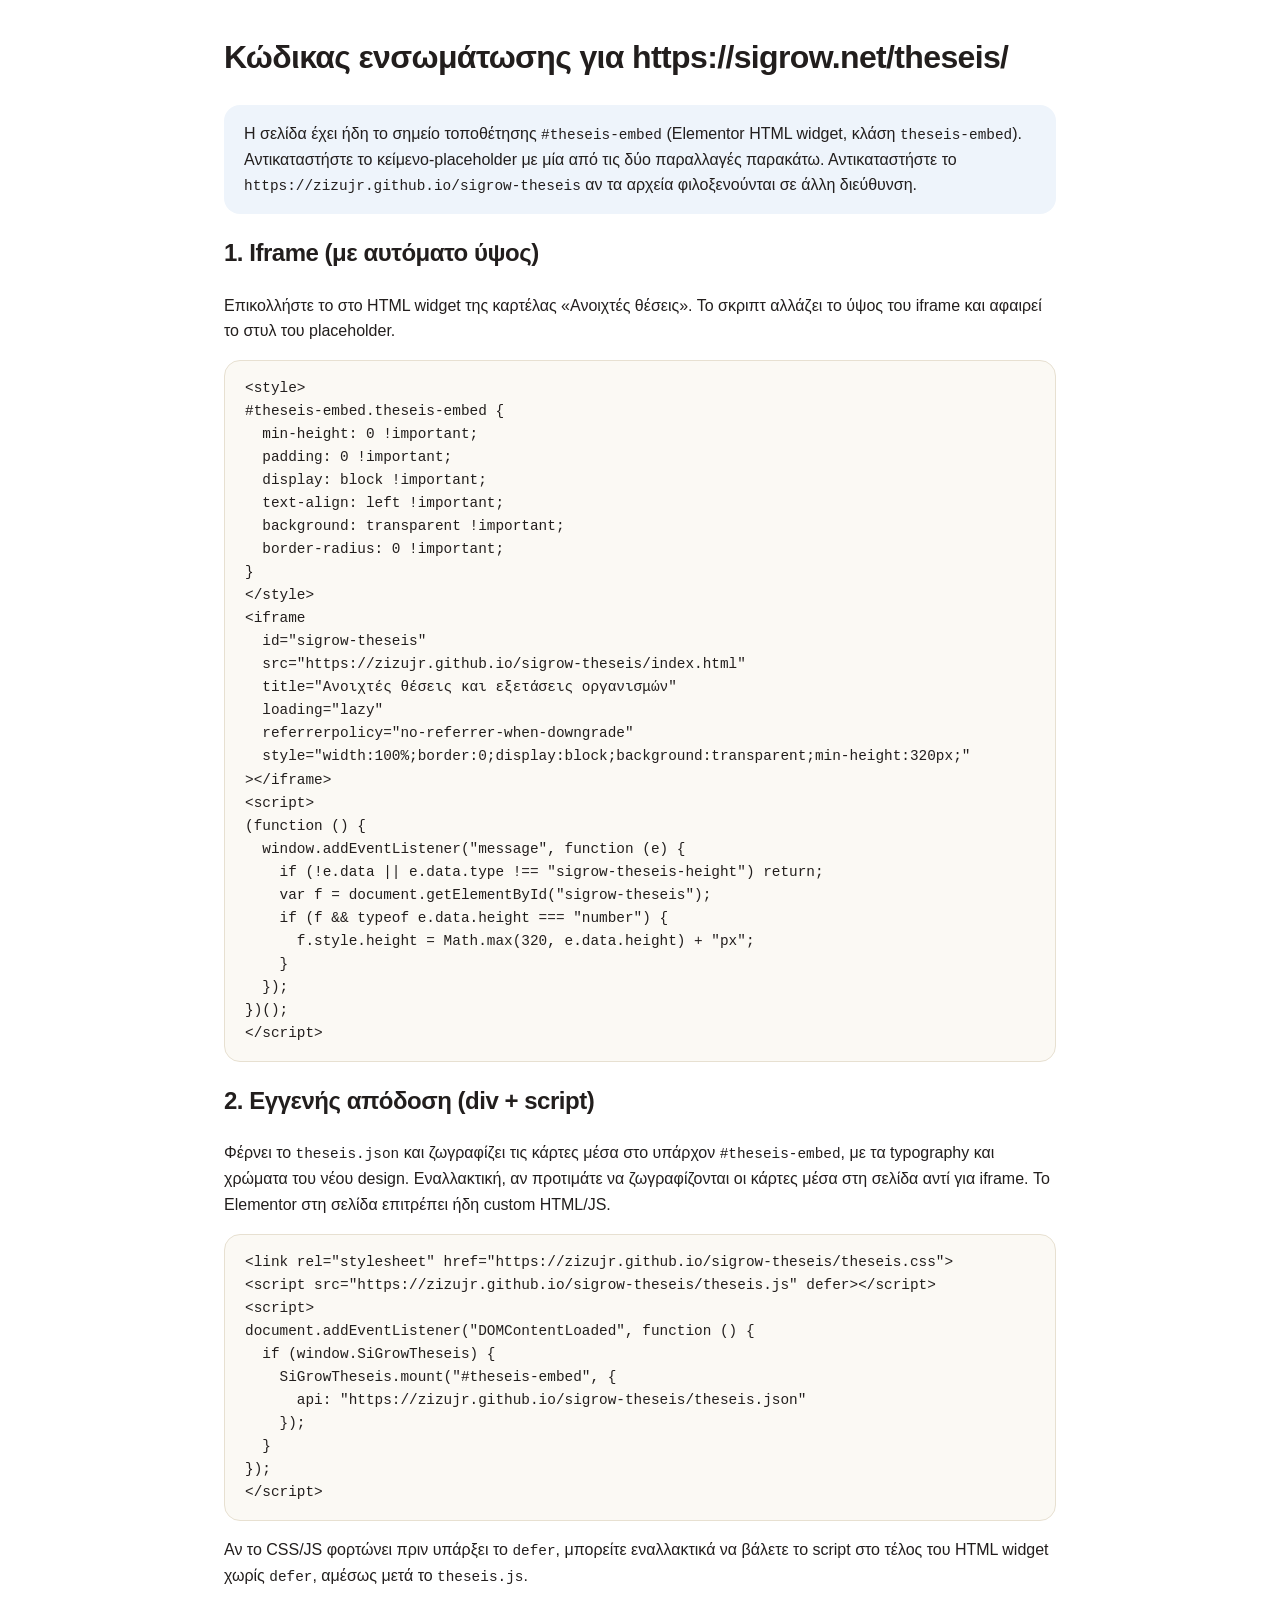
<file: shortcode/embed-snippet.html>
<!DOCTYPE html>
<html lang="el">
<head>
  <meta charset="utf-8">
  <title>SiGrow theseis — κώδικας ενσωμάτωσης για sigrow.net/theseis/</title>
  <style>
    body { font-family: Roboto, "Segoe UI", sans-serif; max-width: 52rem; margin: 2rem auto; padding: 0 1rem; color: #221E1D; line-height: 1.6; }
    h1,h2 { letter-spacing: -0.02em; }
    code, pre { font-family: ui-monospace, "Roboto Mono", monospace; font-size: 0.9rem; }
    pre { background: #FBF9F4; border: 1px solid #E7E0D1; border-radius: 16px; padding: 1rem 1.25rem; overflow: auto; }
    .note { background: #EEF4FB; border-radius: 16px; padding: 1rem 1.25rem; }
  </style>
</head>
<body>
  <h1>Κώδικας ενσωμάτωσης για https://sigrow.net/theseis/</h1>
  <p class="note">Η σελίδα έχει ήδη το σημείο τοποθέτησης <code>#theseis-embed</code> (Elementor HTML widget, κλάση <code>theseis-embed</code>). Αντικαταστήστε το κείμενο-placeholder με μία από τις δύο παραλλαγές παρακάτω. Αντικαταστήστε το <code>https://zizujr.github.io/sigrow-theseis</code> αν τα αρχεία φιλοξενούνται σε άλλη διεύθυνση.</p>

  <h2>1. Iframe (με αυτόματο ύψος)</h2>
  <p>Επικολλήστε το στο HTML widget της καρτέλας «Ανοιχτές θέσεις». Το σκριπτ αλλάζει το ύψος του iframe και αφαιρεί το στυλ του placeholder.</p>
  <pre><code>&lt;style&gt;
#theseis-embed.theseis-embed {
  min-height: 0 !important;
  padding: 0 !important;
  display: block !important;
  text-align: left !important;
  background: transparent !important;
  border-radius: 0 !important;
}
&lt;/style&gt;
&lt;iframe
  id="sigrow-theseis"
  src="https://zizujr.github.io/sigrow-theseis/index.html"
  title="Ανοιχτές θέσεις και εξετάσεις οργανισμών"
  loading="lazy"
  referrerpolicy="no-referrer-when-downgrade"
  style="width:100%;border:0;display:block;background:transparent;min-height:320px;"
&gt;&lt;/iframe&gt;
&lt;script&gt;
(function () {
  window.addEventListener("message", function (e) {
    if (!e.data || e.data.type !== "sigrow-theseis-height") return;
    var f = document.getElementById("sigrow-theseis");
    if (f && typeof e.data.height === "number") {
      f.style.height = Math.max(320, e.data.height) + "px";
    }
  });
})();
&lt;/script&gt;</code></pre>

  <h2>2. Εγγενής απόδοση (div + script)</h2>
  <p>Φέρνει το <code>theseis.json</code> και ζωγραφίζει τις κάρτες μέσα στο υπάρχον <code>#theseis-embed</code>, με τα typography και χρώματα του νέου design. Εναλλακτική, αν προτιμάτε να ζωγραφίζονται οι κάρτες μέσα στη σελίδα αντί για iframe. Το Elementor στη σελίδα επιτρέπει ήδη custom HTML/JS.</p>
  <pre><code>&lt;link rel="stylesheet" href="https://zizujr.github.io/sigrow-theseis/theseis.css"&gt;
&lt;script src="https://zizujr.github.io/sigrow-theseis/theseis.js" defer&gt;&lt;/script&gt;
&lt;script&gt;
document.addEventListener("DOMContentLoaded", function () {
  if (window.SiGrowTheseis) {
    SiGrowTheseis.mount("#theseis-embed", {
      api: "https://zizujr.github.io/sigrow-theseis/theseis.json"
    });
  }
});
&lt;/script&gt;</code></pre>

  <p>Αν το CSS/JS φορτώνει πριν υπάρξει το <code>defer</code>, μπορείτε εναλλακτικά να βάλετε το script στο τέλος του HTML widget χωρίς <code>defer</code>, αμέσως μετά το <code>theseis.js</code>.</p>
</body>
</html>
</file>
<file: theseis.css>
/* SiGrow theseis embed — compact list, tokens from sigrow-redesign 0.3.0 */
@font-face{font-family:"Roboto";font-style:normal;font-weight:400 700;font-display:swap;src:url("fonts/Roboto-greek.woff2") format("woff2");unicode-range:U+0370-0377,U+037A-037F,U+0384-038A,U+038C,U+038E-03A1,U+03A3-03FF;}
@font-face{font-family:"Roboto";font-style:normal;font-weight:400 700;font-display:swap;src:url("fonts/Roboto-latin.woff2") format("woff2");unicode-range:U+0000-00FF,U+0131,U+0152-0153,U+02BB-02BC,U+02C6,U+02DA,U+02DC,U+0304,U+0308,U+0329,U+2000-206F,U+20AC,U+2122,U+2191,U+2193,U+2212,U+2215,U+FEFF,U+FFFD;}

html.sgr-th-iframe,
body.sgr-th-iframe{
  margin:0;
  padding:0;
  background:transparent !important;
  color:#221E1D;
}

.sgr-th-root,
.sgr-th-root *,
.sgr-th-root *::before,
.sgr-th-root *::after{ box-sizing:border-box; }

.sgr-th-root{
  --c-ink:#221E1D;
  --c-blue:#447DC0;
  --c-orange:#E69522;
  --c-sand:#F3EEE1;
  --c-green:#3E7B55;
  --c-ink-2:#5E5754;
  --c-blue-700:#2F66A8;
  --c-blue-800:#24507F;
  --c-blue-100:#DCE8F6;
  --c-blue-50:#EEF4FB;
  --c-orange-50:#FDF3E4;
  --c-orange-ink:#9E5F0B;
  --c-paper:#FFFFFF;
  --c-sand-50:#FBF9F4;
  --c-line:#E7E0D1;
  --c-line-strong:#D3CAB7;
  --c-focus:#2F66A8;
  --c-blue-wash:#EEF4FB;
  --c-done:#E4F2E9;
  --f-head:"Roboto","Segoe UI",system-ui,-apple-system,sans-serif;
  --f-sans:"Roboto","Segoe UI",system-ui,-apple-system,sans-serif;
  --fw-regular:400;
  --fw-medium:500;
  --fw-bold:700;
  --radius-sm:8px;
  --radius:16px;
  --radius-pill:999px;
  --border:1px solid var(--c-line);
  --ease:cubic-bezier(0.22,0.61,0.36,1);
  --t-fast:160ms;

  margin:0;
  padding:0;
  color:var(--c-ink);
  font-family:var(--f-sans);
  font-size:15px;
  line-height:1.4;
  -webkit-font-smoothing:antialiased;
  background:transparent;
  text-align:left;
  min-width:0;
}

#theseis-embed.sgr-th-live,
.theseis-embed.sgr-th-live{
  min-height:0 !important;
  padding:0 !important;
  display:block !important;
  text-align:left !important;
  background:transparent !important;
  border-radius:0 !important;
  align-items:stretch !important;
  justify-content:flex-start !important;
}

.sgr-th-root :focus-visible{
  outline:3px solid var(--c-focus);
  outline-offset:2px;
  border-radius:var(--radius-sm);
}

.sgr-th-sr{
  position:absolute;
  width:1px;height:1px;
  padding:0;margin:-1px;
  overflow:hidden;clip:rect(0,0,0,0);
  white-space:nowrap;border:0;
}

.sgr-th-date{
  font-variant-numeric:tabular-nums;
  white-space:nowrap;
  font-feature-settings:"tnum";
}

/* —— toolbar —— */
.sgr-th-bar{
  display:flex;
  flex-direction:column;
  gap:8px;
  margin-bottom:10px;
}

.sgr-th-meta-line{
  display:flex;
  flex-wrap:wrap;
  align-items:baseline;
  justify-content:space-between;
  gap:4px 12px;
  margin:0;
  color:var(--c-ink-2);
  font-size:0.75rem;
}
.sgr-th-meta-line strong{ color:var(--c-ink); font-weight:var(--fw-bold); }

.sgr-th-controls{
  display:flex;
  flex-wrap:wrap;
  align-items:center;
  gap:6px;
}

.sgr-th-search{
  display:flex;
  align-items:center;
  gap:6px;
  flex:1 1 14rem;
  min-width:0;
  height:36px;
  padding:0 12px;
  border:1.5px solid var(--c-line-strong);
  border-radius:var(--radius-pill);
  background:var(--c-paper);
  transition:border-color var(--t-fast) var(--ease), box-shadow var(--t-fast) var(--ease);
}
.sgr-th-search:focus-within{
  border-color:var(--c-blue-700);
  box-shadow:0 0 0 3px var(--c-blue-50);
}
.sgr-th-search svg{ flex:none; width:16px; height:16px; color:var(--c-ink-2); }
.sgr-th-search input{
  flex:1; min-width:0;
  border:0; outline:0; background:transparent;
  font:inherit; font-size:0.8125rem; color:var(--c-ink);
}
.sgr-th-search input::placeholder{ color:var(--c-ink-2); }

.sgr-th-filters{
  display:flex;
  flex-wrap:wrap;
  align-items:center;
  gap:6px;
  flex:2 1 28rem;
  min-width:0;
}

.sgr-th-field{ display:flex; min-width:0; }
.sgr-th-field select{
  appearance:none;
  -webkit-appearance:none;
  height:36px;
  padding:0 1.7rem 0 0.7rem;
  border:1px solid var(--c-line-strong);
  border-radius:var(--radius-pill);
  background-color:var(--c-paper);
  background-image:url("data:image/svg+xml;utf8,<svg xmlns='http://www.w3.org/2000/svg' width='16' height='16' viewBox='0 0 24 24' fill='none' stroke='%235E5754' stroke-width='2' stroke-linecap='round' stroke-linejoin='round'><path d='M6 9l6 6 6-6'/></svg>");
  background-repeat:no-repeat;
  background-position:right 0.55rem center;
  background-size:14px;
  color:var(--c-ink);
  font:inherit;
  font-size:0.75rem;
  font-weight:var(--fw-medium);
  cursor:pointer;
  min-width:7.5rem;
  max-width:16rem;
}
.sgr-th-field:nth-child(2){ flex:1 1 10rem; }
.sgr-th-field:nth-child(2) select{ width:100%; max-width:18rem; }
.sgr-th-field select:hover,
.sgr-th-check:hover{ border-color:var(--c-blue-700); }

.sgr-th-check{
  display:inline-flex;
  align-items:center;
  gap:6px;
  height:36px;
  padding:0 10px;
  border:1px solid var(--c-line-strong);
  border-radius:var(--radius-pill);
  background:var(--c-paper);
  cursor:pointer;
  font-size:0.75rem;
  font-weight:var(--fw-medium);
  color:var(--c-ink);
  user-select:none;
  white-space:nowrap;
}
.sgr-th-check input{
  width:0.9rem; height:0.9rem;
  accent-color:var(--c-blue-700);
  margin:0;
}

/* —— list —— */
.sgr-th-list{
  list-style:none;
  margin:0;
  padding:0;
  overflow:hidden;
  background:var(--c-paper);
  border:var(--border);
  border-radius:var(--radius);
}

.sgr-th-row{
  border-top:1px solid var(--c-line);
  padding:0;
}
.sgr-th-row:first-child{ border-top:0; }

.sgr-th-item{
  display:flex;
  align-items:flex-start;
  justify-content:space-between;
  gap:12px 16px;
  padding:10px 14px;
  transition:background-color var(--t-fast) var(--ease);
}
.sgr-th-row:hover .sgr-th-item{ background:var(--c-blue-50); }

.sgr-th-main{ min-width:0; flex:1; }

.sgr-th-title{
  margin:0;
  font-family:var(--f-head);
  font-weight:var(--fw-bold);
  font-size:0.9375rem;
  line-height:1.3;
  letter-spacing:-0.01em;
  color:var(--c-ink);
  display:-webkit-box;
  -webkit-line-clamp:2;
  -webkit-box-orient:vertical;
  overflow:hidden;
}
.sgr-th-title a{
  color:inherit;
  text-decoration:none;
}
.sgr-th-title a:hover{
  color:var(--c-blue-700);
  text-decoration:underline;
  text-underline-offset:3px;
}
.sgr-th-row.is-open .sgr-th-title{
  display:block;
  overflow:visible;
  -webkit-line-clamp:unset;
}

.sgr-th-sub{
  display:flex;
  flex-wrap:wrap;
  align-items:center;
  gap:4px 6px;
  margin:4px 0 0;
  color:var(--c-ink-2);
  font-size:0.75rem;
  line-height:1.35;
}
.sgr-th-org{ margin:0; min-width:0; }

.sgr-th-tag,
.sgr-th-cat,
.sgr-th-scale,
.sgr-th-pos{
  display:inline-flex;
  align-items:center;
  padding:1px 7px;
  border-radius:var(--radius-pill);
  font-size:0.6875rem;
  font-weight:var(--fw-bold);
  letter-spacing:0.02em;
  line-height:1.3;
  white-space:nowrap;
}
.sgr-th-tag{ text-transform:uppercase; letter-spacing:0.04em; }
.sgr-th-tag--new{ background:var(--c-done); color:var(--c-green); }
.sgr-th-tag--update{ background:var(--c-orange-50); color:var(--c-orange-ink); }
.sgr-th-tag--active{ background:var(--c-blue-50); color:var(--c-blue-700); }
.sgr-th-cat{ background:var(--c-sand); color:var(--c-ink); }
.sgr-th-scale{
  background:transparent;
  color:var(--c-blue-800);
  border:1px solid var(--c-blue-100);
  font-weight:var(--fw-medium);
  letter-spacing:0;
}
.sgr-th-pos{ background:transparent; color:var(--c-ink-2); font-weight:var(--fw-medium); padding:1px 0; }

.sgr-th-side{
  display:flex;
  flex-direction:column;
  align-items:flex-end;
  justify-content:center;
  gap:4px;
  flex:none;
  text-align:right;
}
.sgr-th-deadline{
  display:inline-flex;
  align-items:center;
  padding:2px 8px;
  border-radius:var(--radius-sm);
  background:var(--c-sand-50);
  border:1px solid var(--c-line);
  font-size:0.75rem;
  font-weight:var(--fw-medium);
  color:var(--c-ink);
}
.sgr-th-deadline.is-expired{
  background:var(--c-orange-50);
  border-color:transparent;
  color:var(--c-orange-ink);
}
.sgr-th-exam{
  font-size:0.6875rem;
  color:var(--c-ink-2);
}

.sgr-th-actions{
  display:flex;
  align-items:center;
  gap:2px;
  margin-top:2px;
}
.sgr-th-link,
.sgr-th-more{
  display:inline-flex;
  align-items:center;
  justify-content:center;
  width:28px;
  height:28px;
  border:0;
  border-radius:var(--radius-pill);
  background:transparent;
  color:var(--c-blue-700);
  cursor:pointer;
  text-decoration:none;
  padding:0;
}
.sgr-th-link:hover,
.sgr-th-more:hover{
  background:var(--c-blue-100);
  color:var(--c-blue-800);
}
.sgr-th-link svg,
.sgr-th-more svg{ width:15px; height:15px; }
.sgr-th-more{ color:var(--c-ink-2); }
.sgr-th-row.is-open .sgr-th-more{ color:var(--c-blue-700); background:var(--c-blue-50); }

.sgr-th-detail{
  display:none;
  margin:0;
  padding:0 14px 10px 14px;
  font-size:0.75rem;
  line-height:1.45;
  color:var(--c-ink-2);
}
.sgr-th-row.is-open .sgr-th-detail{ display:block; }
.sgr-th-row:hover .sgr-th-detail{ background:var(--c-blue-50); }

.sgr-th-empty{
  margin:0 0 8px;
  padding:18px 16px;
  color:var(--c-ink-2);
  text-align:center;
  font-size:0.875rem;
  background:var(--c-paper);
  border:var(--border);
  border-radius:var(--radius);
}


/* —— sections —— */
.sgr-th-section{ margin:0; }
.sgr-th-section + .sgr-th-section{ margin-top:1.15rem; }
.sgr-th-section[hidden],
.sgr-th-empty[hidden]{ display:none !important; }
.sgr-th-section__title{
  margin:0 0 8px;
  font-family:var(--f-sans);
  font-size:0.75rem;
  font-weight:var(--fw-bold);
  letter-spacing:0.08em;
  text-transform:uppercase;
  color:var(--c-ink-2);
  line-height:1.3;
}
.sgr-th-section__count{ font-weight:var(--fw-medium); letter-spacing:0.04em; }

.sgr-th-section--expired .sgr-th-list{
  background:var(--c-sand-50);
}
.sgr-th-section--expired .sgr-th-title{
  color:var(--c-ink-2);
  font-weight:var(--fw-medium);
}
.sgr-th-section--expired .sgr-th-title a:hover{ color:var(--c-blue-700); }
.sgr-th-section--expired .sgr-th-item:hover{ background:var(--c-sand); }
.sgr-th-section--expired .sgr-th-row:hover .sgr-th-detail{ background:var(--c-sand); }
.sgr-th-section--expired .sgr-th-scale,
.sgr-th-section--expired .sgr-th-cat,
.sgr-th-section--expired .sgr-th-pos{ opacity:0.9; }


/* —— tabs —— */
.sgr-th-tabs{
  display:flex;
  flex-wrap:wrap;
  align-items:stretch;
  gap:6px;
}
.sgr-th-tab{
  display:inline-flex;
  align-items:center;
  justify-content:center;
  gap:8px;
  min-height:36px;
  padding:0 12px 0 14px;
  border:1px solid var(--c-line-strong);
  border-radius:var(--radius-pill);
  background:var(--c-paper);
  color:var(--c-ink);
  font:inherit;
  font-size:0.8125rem;
  font-weight:var(--fw-medium);
  line-height:1.2;
  cursor:pointer;
  white-space:nowrap;
  transition:background-color var(--t-fast) var(--ease), border-color var(--t-fast) var(--ease), color var(--t-fast) var(--ease);
}
.sgr-th-tab:hover{
  border-color:var(--c-blue-700);
  color:var(--c-blue-800);
}
.sgr-th-tab[aria-selected="true"]{
  background:var(--c-blue-800);
  border-color:var(--c-blue-800);
  color:#fff;
}
.sgr-th-tab[aria-selected="true"]:hover{
  background:var(--c-blue-800);
  border-color:var(--c-blue-800);
  color:#fff;
}
.sgr-th-tab__badge{
  display:inline-flex;
  align-items:center;
  padding:1px 7px;
  border-radius:var(--radius-pill);
  background:var(--c-sand);
  color:var(--c-ink);
  font-size:0.6875rem;
  font-weight:var(--fw-bold);
  font-variant-numeric:tabular-nums;
  letter-spacing:0.02em;
  line-height:1.3;
}
.sgr-th-tab[aria-selected="true"] .sgr-th-tab__badge{
  background:rgba(255,255,255,0.18);
  color:#fff;
}

.sgr-th-summary{
  margin:3px 0 0;
  font-size:0.75rem;
  line-height:1.35;
  color:var(--c-ink-2);
  display:-webkit-box;
  -webkit-line-clamp:2;
  -webkit-box-orient:vertical;
  overflow:hidden;
}
.sgr-th-row.is-open .sgr-th-summary{
  display:block;
  overflow:visible;
  -webkit-line-clamp:unset;
}

@media (min-width:800px){
  .sgr-th-item{ align-items:center; padding:8px 16px; }
  .sgr-th-title{ font-size:1rem; }
}

@media (max-width:700px){
  .sgr-th-tabs{ display:grid; grid-template-columns:1fr 1fr; }
  .sgr-th-tab{
    width:100%;
    justify-content:center;
    white-space:normal;
    text-align:center;
    font-size:0.75rem;
    padding:6px 8px;
    gap:6px;
  }
  .sgr-th-controls{ flex-direction:column; align-items:stretch; }
  .sgr-th-search{ flex-basis:auto; width:100%; }
  .sgr-th-filters{ flex-basis:auto; width:100%; }
  .sgr-th-field{ flex:1 1 calc(50% - 6px); }
  .sgr-th-field select{ width:100%; min-width:0; max-width:none; }
  .sgr-th-check{ flex:1 1 100%; justify-content:flex-start; }
  .sgr-th-item{
    flex-wrap:wrap;
    padding:10px 12px;
    gap:8px;
  }
  .sgr-th-main{ flex:1 1 calc(100% - 40px); }
  .sgr-th-side{
    flex:1 1 100%;
    flex-direction:row;
    flex-wrap:wrap;
    align-items:center;
    justify-content:flex-start;
    text-align:left;
    gap:6px 8px;
    padding-left:0;
  }
  .sgr-th-actions{ margin-top:0; margin-left:auto; }
  .sgr-th-title{ font-size:0.9375rem; }
}

@media (prefers-reduced-motion:reduce){
  .sgr-th-item, .sgr-th-search, .sgr-th-link, .sgr-th-tab{ transition:none; }
}
</file>
